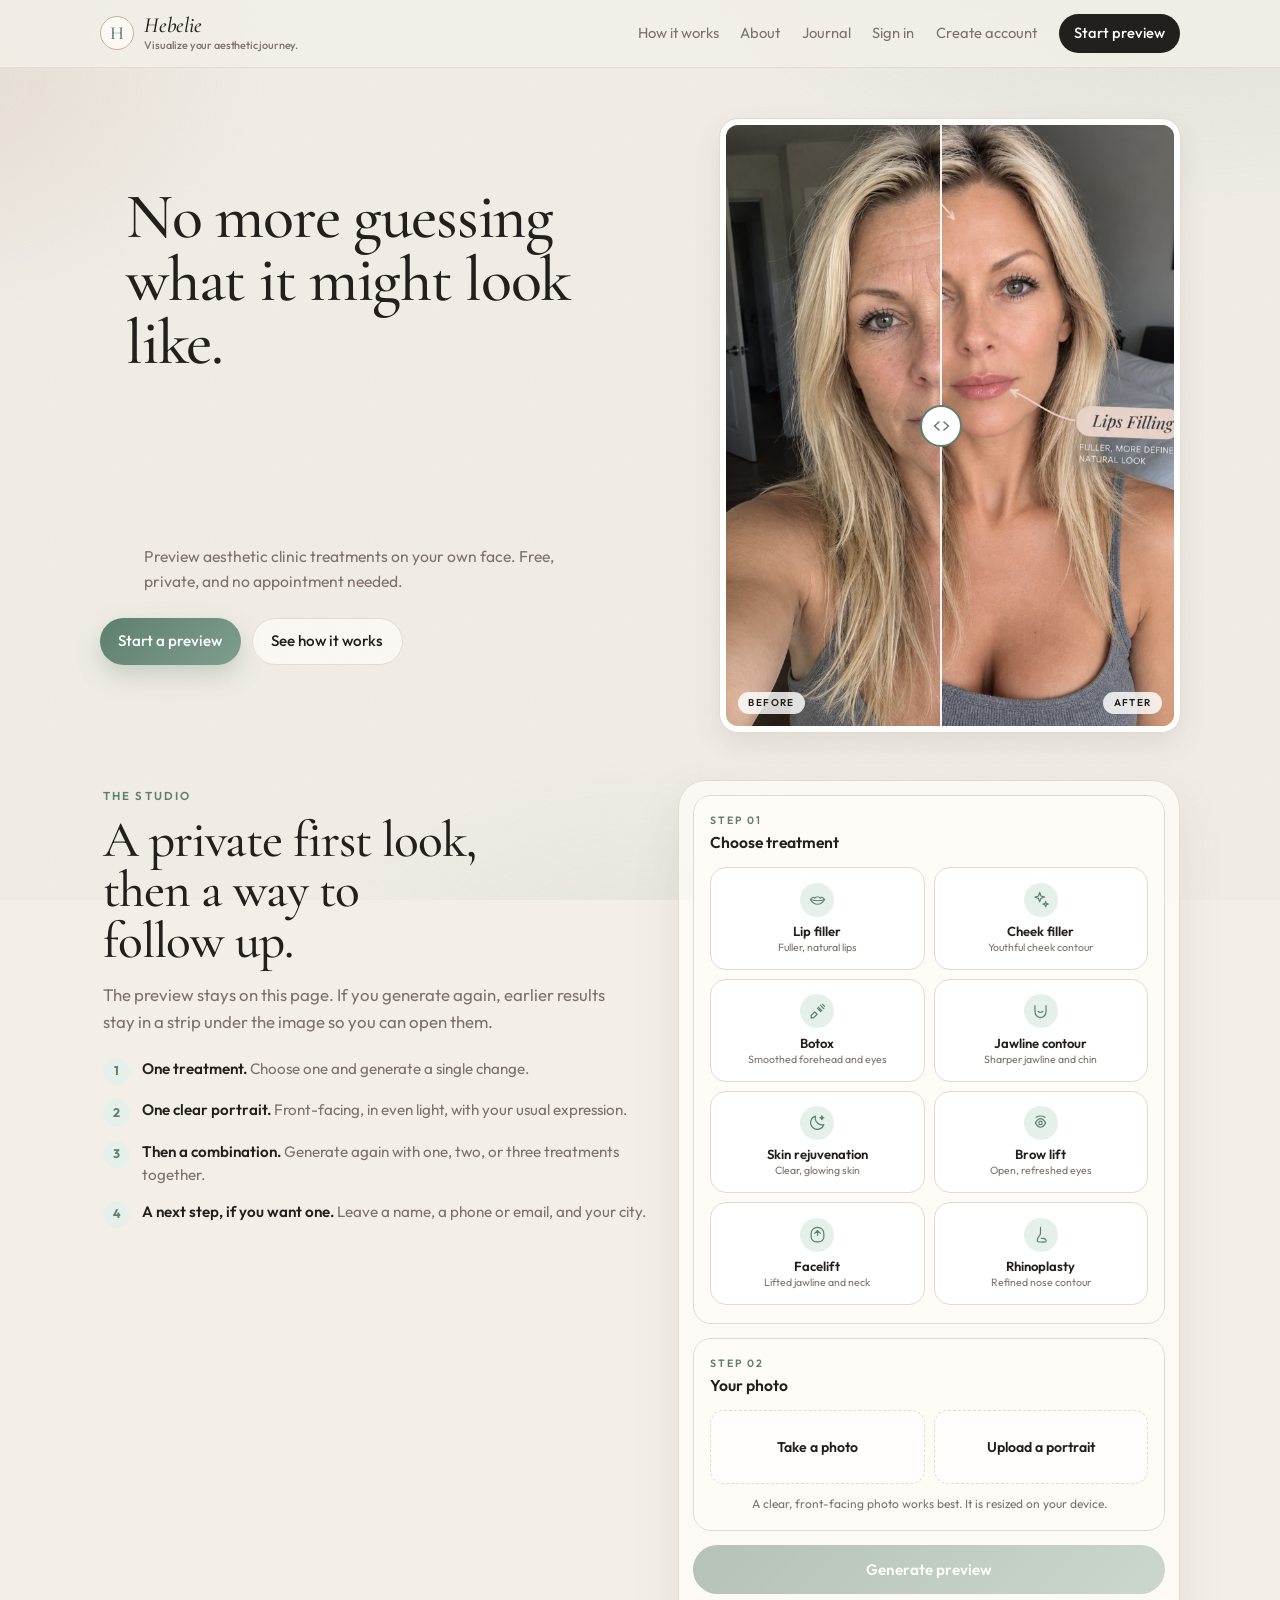
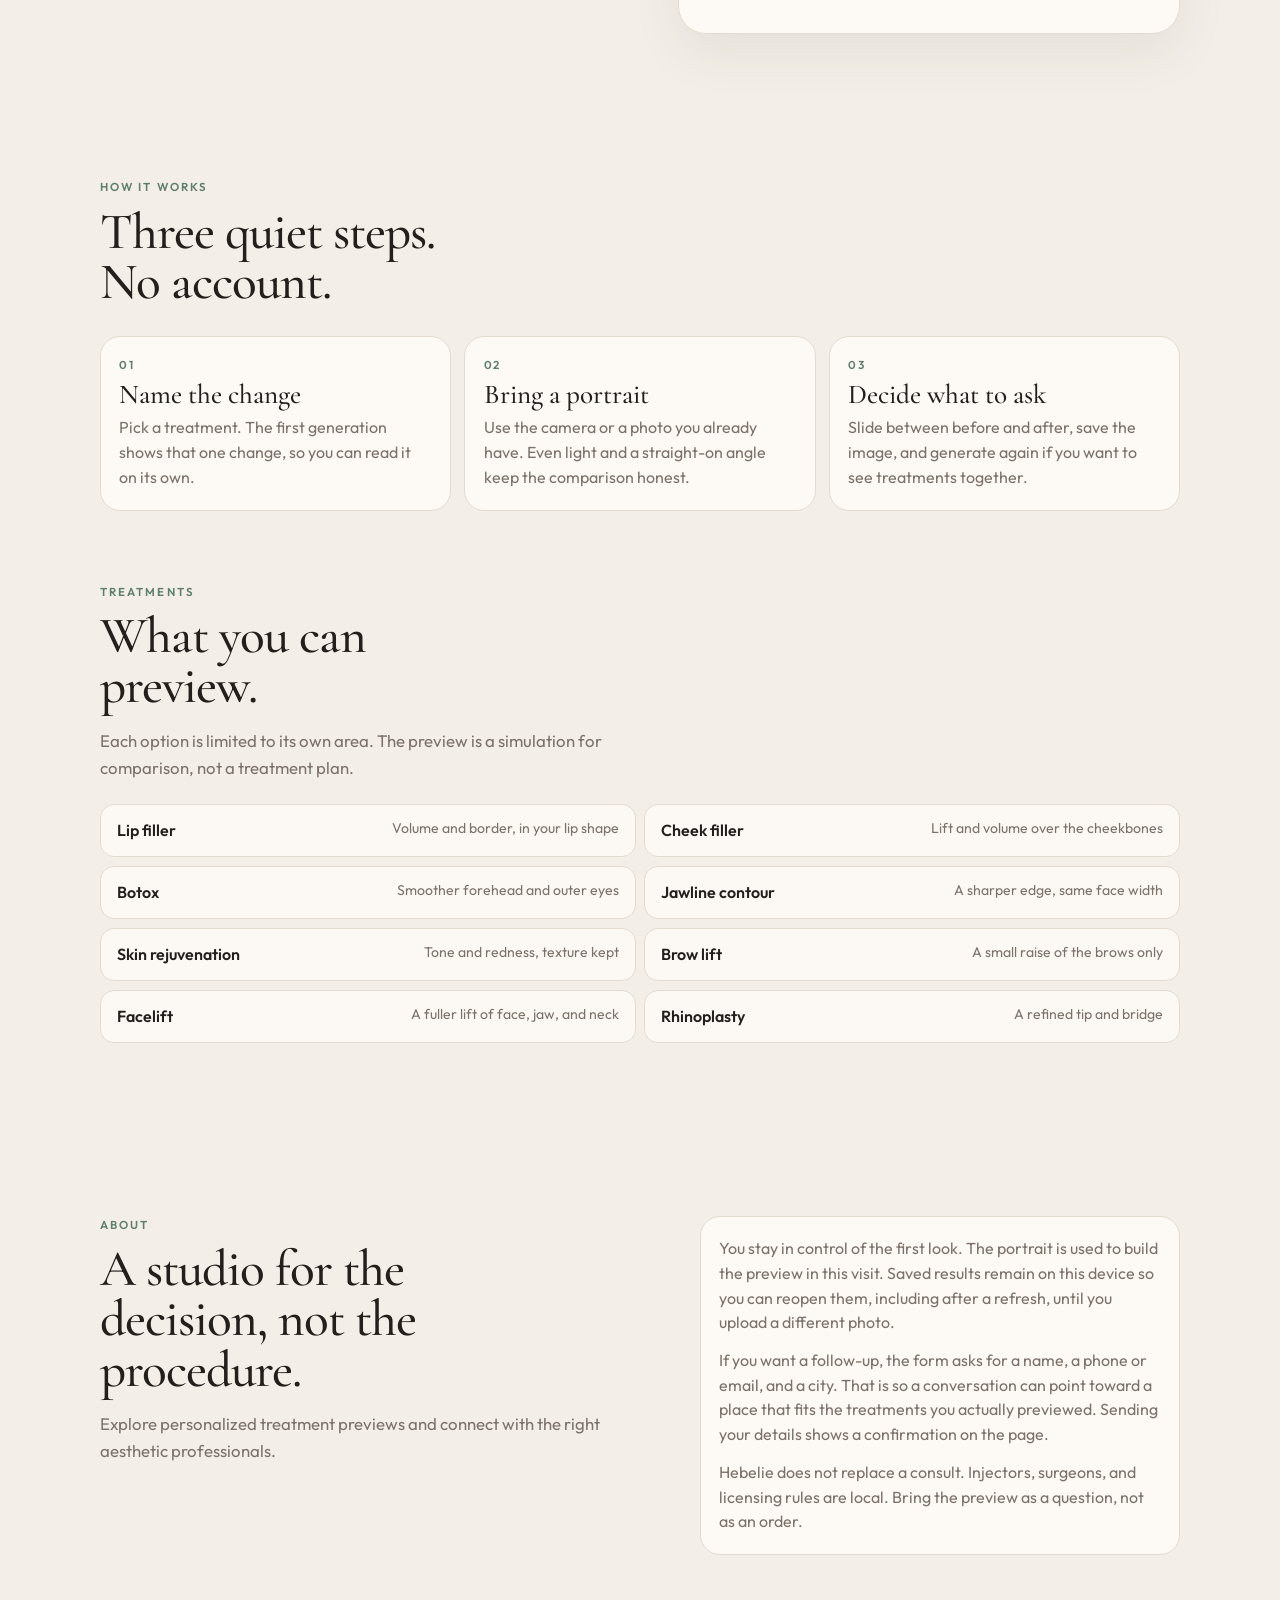
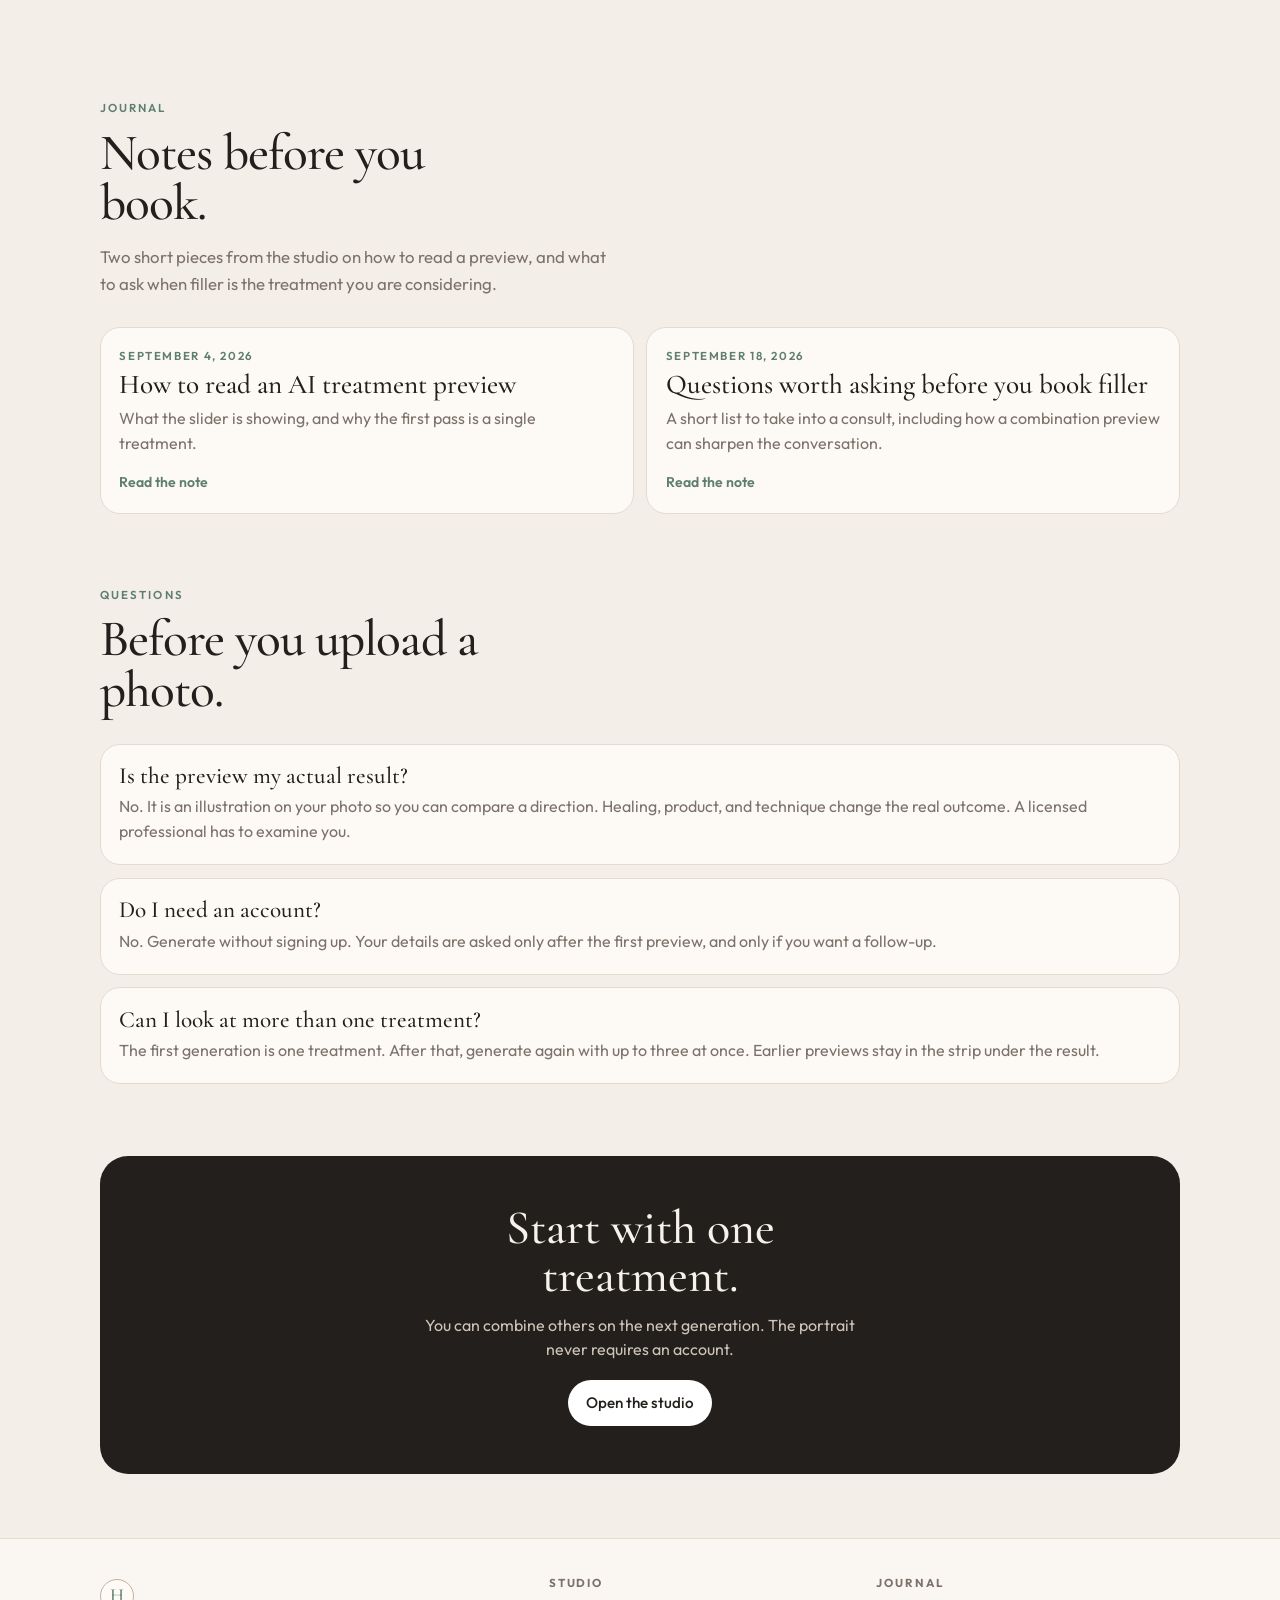
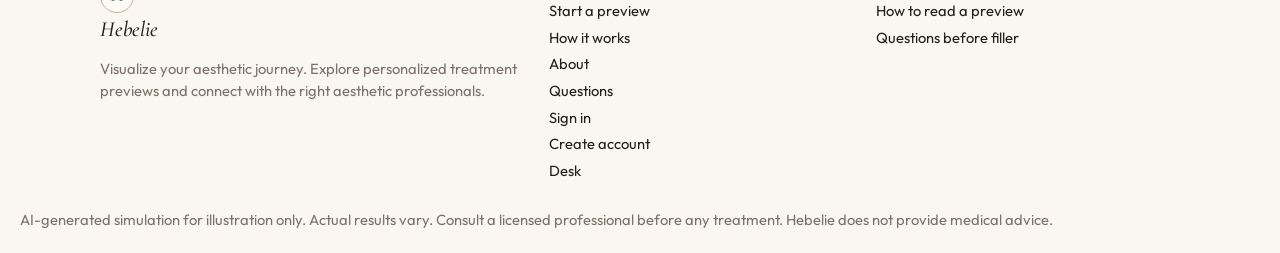
<file: index.html>
<!DOCTYPE html>
<html lang="en">
<head>
<meta charset="UTF-8">
<meta name="viewport" content="width=device-width, initial-scale=1.0">
<title>Hebelie — Visualize your aesthetic journey</title>
<meta name="description" content="Explore personalized treatment previews and connect with the right aesthetic professionals.">
<meta name="robots" content="index, follow">
<meta name="author" content="Hebelie">
<meta name="theme-color" content="#f3efe8">
<link rel="canonical" href="./">
<meta property="og:site_name" content="Hebelie">
<meta property="og:type" content="website">
<meta property="og:title" content="Hebelie — Visualize your aesthetic journey">
<meta property="og:description" content="Preview aesthetic clinic treatments on your own face. Free, private, and no appointment needed.">
<meta property="og:locale" content="en_US">
<meta name="twitter:card" content="summary">
<meta name="twitter:title" content="Hebelie — Visualize your aesthetic journey">
<meta name="twitter:description" content="Preview aesthetic clinic treatments on your own face. Free, private, and no appointment needed.">
<link rel="icon" href="data:image/svg+xml,%3Csvg xmlns='http://www.w3.org/2000/svg' viewBox='0 0 64 64'%3E%3Crect width='64' height='64' rx='32' fill='%23f3efe8'/%3E%3Ctext x='32' y='42' text-anchor='middle' font-family='Georgia' font-size='34' fill='%235e7e6e'%3EH%3C/text%3E%3C/svg%3E">
<link rel="preconnect" href="https://fonts.googleapis.com">
<link rel="preconnect" href="https://fonts.gstatic.com" crossorigin>
<link href="https://fonts.googleapis.com/css2?family=Cormorant+Garamond:ital,wght@0,500;0,600;1,500&family=Outfit:wght@400;500;600&display=swap" rel="stylesheet">
<link rel="preload" as="image" href="images/hero-before.jpg">
<link rel="preload" as="image" href="images/hero-after.jpg">
<link rel="stylesheet" href="styles.css">
<script type="application/ld+json">
{
  "@context": "https://schema.org",
  "@graph": [
    {
      "@type": "Organization",
      "name": "Hebelie",
      "description": "Explore personalized treatment previews and connect with the right aesthetic professionals.",
      "slogan": "Visualize your aesthetic journey."
    },
    {
      "@type": "WebSite",
      "name": "Hebelie",
      "description": "Preview aesthetic clinic treatments on your own face. Free, private, and no appointment needed.",
      "inLanguage": "en"
    },
    {
      "@type": "SoftwareApplication",
      "name": "Hebelie",
      "applicationCategory": "HealthApplication",
      "operatingSystem": "Web",
      "description": "Explore personalized treatment previews and connect with the right aesthetic professionals.",
      "offers": {
        "@type": "Offer",
        "price": "0",
        "priceCurrency": "USD"
      }
    },
    {
      "@type": "FAQPage",
      "mainEntity": [
        {
          "@type": "Question",
          "name": "Is the preview my actual result?",
          "acceptedAnswer": {
            "@type": "Answer",
            "text": "No. It is an AI illustration on your photo so you can compare a direction. A licensed professional still has to examine you, and real results vary."
          }
        },
        {
          "@type": "Question",
          "name": "Do I need an account?",
          "acceptedAnswer": {
            "@type": "Answer",
            "text": "No. You can generate a preview without creating an account. Contact details are optional and only asked after the first preview."
          }
        },
        {
          "@type": "Question",
          "name": "Can I preview more than one treatment?",
          "acceptedAnswer": {
            "@type": "Answer",
            "text": "The first preview is a single treatment. After that, you can generate again with one, two, or three treatments at once. Earlier previews stay available during the visit."
          }
        }
      ]
    }
  ]
}
</script>
</head>
<body>
<a class="skip" href="#treatmentCard">Skip to the preview studio</a>
<div class="bg-wash" aria-hidden="true"></div>
<div class="grain" aria-hidden="true"></div>

<header class="topbar">
  <div class="topbar-inner">
    <a class="brand" href="./#top"><span class="monogram" aria-hidden="true">H</span><span class="brand-text"><em>Hebelie</em><span class="brand-slogan">Visualize your aesthetic journey.</span></span></a>
    <input class="nav-toggle" type="checkbox" id="navToggle" tabindex="-1">
    <label class="nav-burger" for="navToggle" aria-label="Open menu"><span></span></label>
    <nav class="nav-links" aria-label="Primary">
      <a href="#method">How it works</a>
      <a href="#about">About</a>
      <a href="#journal">Journal</a>
      <a href="login/">Sign in</a>
      <a href="signup/">Create account</a>
      <a class="nav-cta" href="#treatmentCard">Start preview</a>
    </nav>
  </div>
</header>

<main id="top">
  <section class="hero">
    <div class="wrap hero-grid">
      <h1 class="hero-title">No more guessing what it might look like.</h1>
      <div class="frame hero-slider" id="heroSlider">
        <img id="heroBefore" src="images/hero-before.jpg" alt="Before: a front-facing portrait with no treatment" width="1400" height="2200">
        <img id="heroAfter" class="is-after" src="images/hero-after.jpg" alt="After: the same portrait with a smoother face and fuller lips" width="1400" height="1866">
        <div class="frame-divider" id="heroDivider" aria-hidden="true"></div>
        <button type="button" class="frame-handle" id="heroHandle" aria-label="Slide to compare before and after" aria-valuemin="0" aria-valuemax="100" aria-valuenow="48">
          <svg width="7" height="10" viewBox="0 0 7 10" fill="none" stroke="currentColor" stroke-width="1.6" stroke-linecap="round" stroke-linejoin="round" aria-hidden="true"><path d="M6 1 1.5 5 6 9"/></svg>
          <svg width="7" height="10" viewBox="0 0 7 10" fill="none" stroke="currentColor" stroke-width="1.6" stroke-linecap="round" stroke-linejoin="round" aria-hidden="true"><path d="m1 1 4.5 4L1 9"/></svg>
        </button>
        <span class="frame-badge left" id="heroBeforeBadge">Before</span>
        <span class="frame-badge right" id="heroAfterBadge">After</span>
      </div>
      <div class="hero-copy">
        <p class="lede">Preview aesthetic clinic treatments on your own face. Free, private, and no appointment needed.</p>
        <div class="hero-actions">
          <a class="btn-primary" href="#treatmentCard">Start a preview</a>
          <a class="btn-ghost" href="#method">See how it works</a>
        </div>
      </div>
    </div>
  </section>

  <section class="section studio" id="studio">
    <div class="wrap studio-grid">
      <aside class="studio-aside">
        <p class="kicker">The studio</p>
        <h2>A private first look, then a way to follow up.</h2>
        <p class="lede">The preview stays on this page. If you generate again, earlier results stay in a strip under the image so you can open them.</p>
        <ol class="studio-steps">
          <li><b>1</b><p><strong>One treatment.</strong> Choose one and generate a single change.</p></li>
          <li><b>2</b><p><strong>One clear portrait.</strong> Front-facing, in even light, with your usual expression.</p></li>
          <li><b>3</b><p><strong>Then a combination.</strong> Generate again with one, two, or three treatments together.</p></li>
          <li><b>4</b><p><strong>A next step, if you want one.</strong> Leave a name, a phone or email, and your city.</p></li>
        </ol>
      </aside>

      <div class="tool">
        <section class="card" id="treatmentCard">
          <div class="card-head">
            <p class="step-label"><span>Step 01</span><span id="treatmentTitle">Choose treatment</span></p>
            <button type="button" id="treatmentNext" class="btn-next" hidden>Next</button>
          </div>
          <div class="treatments" id="treatments"></div>
          <p id="multiHint" class="multi-hint" hidden>You can generate a new preview with up to 3 treatments at once.</p>
          <p id="selectionCount" class="selection-count" hidden></p>
        </section>

        <section class="card" id="photoCard">
          <p class="step-label"><span>Step 02</span>Your photo</p>
          <div class="photo-actions">
            <label class="photo-btn">Take a photo
              <input type="file" id="cameraInput" accept="image/*" capture="user">
            </label>
            <label class="photo-btn">Upload a portrait
              <input type="file" id="uploadInput" accept="image/*">
            </label>
          </div>
          <p class="photo-note">A clear, front-facing photo works best. It is resized on your device.</p>
          <img id="preview" class="photo-preview" alt="Your uploaded portrait">
        </section>

        <button id="generateBtn" class="btn-generate" disabled>Generate preview</button>
        <p id="status" class="status" role="status"></p>

        <section class="card" id="resultWrap" hidden>
          <p class="step-label"><span>Result</span>Your preview</p>
          <div class="frame" id="sliderWrap">
            <img id="beforeImg" alt="Before">
            <img id="afterImg" class="is-after" alt="After">
            <div class="frame-divider" aria-hidden="true"></div>
            <button type="button" class="frame-handle" id="sliderHandle" aria-label="Slide to compare before and after">
              <svg width="7" height="10" viewBox="0 0 7 10" fill="none" stroke="currentColor" stroke-width="1.6" stroke-linecap="round" stroke-linejoin="round" aria-hidden="true"><path d="M6 1 1.5 5 6 9"/></svg>
              <svg width="7" height="10" viewBox="0 0 7 10" fill="none" stroke="currentColor" stroke-width="1.6" stroke-linecap="round" stroke-linejoin="round" aria-hidden="true"><path d="m1 1 4.5 4L1 9"/></svg>
            </button>
            <span class="frame-badge left" id="beforeBadge">Before</span>
            <span class="frame-badge right" id="afterBadge">After</span>
          </div>
          <button id="downloadBtn" class="btn-save">Save result</button>
          <div id="previewCache" class="preview-cache" hidden>
            <p class="cache-label">Your previews</p>
            <div id="cacheList" class="cache-list" role="list"></div>
          </div>
          <p id="comboNote" class="combo-note">You can generate a new preview with up to 3 treatments at once.</p>
          <button id="againBtn" type="button" class="btn-again">Generate again</button>
        </section>

        <section class="lead-card" id="leadWrap" hidden>
          <p class="step-label"><span>Next</span>Get the best deal</p>
          <p class="lead-copy">Share your details and we’ll reach out with the best place to get the best deal.</p>
          <form id="leadForm">
            <label class="field">Name
              <input name="name" type="text" autocomplete="name" required>
            </label>
            <label class="field">Phone
              <input name="phone" type="tel" autocomplete="tel" inputmode="tel">
            </label>
            <label class="field">Email
              <input name="email" type="email" autocomplete="email">
            </label>
            <label class="field">City or ZIP
              <input name="city" type="text" autocomplete="address-level2" required>
            </label>
            <label class="consent">
              <input name="consent" type="checkbox" required>
              <span>You can contact me about this preview.</span>
            </label>
            <p id="leadError" class="lead-error" hidden></p>
            <button type="submit" class="btn-generate">Send info</button>
          </form>
          <div id="infoSent" class="info-sent" hidden role="status">Info sent</div>
        </section>
      </div>
    </div>
  </section>

  <section class="section" id="method">
    <div class="wrap">
      <p class="kicker">How it works</p>
      <h2>Three quiet steps. No account.</h2>
      <div class="method-grid">
        <article class="method-card">
          <span>01</span>
          <h3>Name the change</h3>
          <p>Pick a treatment. The first generation shows that one change, so you can read it on its own.</p>
        </article>
        <article class="method-card">
          <span>02</span>
          <h3>Bring a portrait</h3>
          <p>Use the camera or a photo you already have. Even light and a straight-on angle keep the comparison honest.</p>
        </article>
        <article class="method-card">
          <span>03</span>
          <h3>Decide what to ask</h3>
          <p>Slide between before and after, save the image, and generate again if you want to see treatments together.</p>
        </article>
      </div>
    </div>
  </section>

  <section class="section" id="treatments" style="padding-top:0">
    <div class="wrap">
      <p class="kicker">Treatments</p>
      <h2>What you can preview.</h2>
      <p class="lede">Each option is limited to its own area. The preview is a simulation for comparison, not a treatment plan.</p>
      <ul class="catalog">
        <li><strong>Lip filler</strong><span>Volume and border, in your lip shape</span></li>
        <li><strong>Cheek filler</strong><span>Lift and volume over the cheekbones</span></li>
        <li><strong>Botox</strong><span>Smoother forehead and outer eyes</span></li>
        <li><strong>Jawline contour</strong><span>A sharper edge, same face width</span></li>
        <li><strong>Skin rejuvenation</strong><span>Tone and redness, texture kept</span></li>
        <li><strong>Brow lift</strong><span>A small raise of the brows only</span></li>
        <li><strong>Facelift</strong><span>A fuller lift of face, jaw, and neck</span></li>
        <li><strong>Rhinoplasty</strong><span>A refined tip and bridge</span></li>
      </ul>
    </div>
  </section>

  <section class="section" id="about">
    <div class="wrap about-grid">
      <div>
        <p class="kicker">About</p>
        <h2>A studio for the decision, not the procedure.</h2>
        <p class="lede">Explore personalized treatment previews and connect with the right aesthetic professionals.</p>
      </div>
      <div class="about-panel">
        <p>You stay in control of the first look. The portrait is used to build the preview in this visit. Saved results remain on this device so you can reopen them, including after a refresh, until you upload a different photo.</p>
        <p style="margin-top:0.8rem">If you want a follow-up, the form asks for a name, a phone or email, and a city. That is so a conversation can point toward a place that fits the treatments you actually previewed. Sending your details shows a confirmation on the page.</p>
        <p style="margin-top:0.8rem">Hebelie does not replace a consult. Injectors, surgeons, and licensing rules are local. Bring the preview as a question, not as an order.</p>
      </div>
    </div>
  </section>

  <section class="section" id="journal">
    <div class="wrap">
      <p class="kicker">Journal</p>
      <h2>Notes before you book.</h2>
      <p class="lede">Two short pieces from the studio on how to read a preview, and what to ask when filler is the treatment you are considering.</p>
      <div class="post-grid">
        <a class="post-card" href="blog/how-to-read-an-ai-preview.html">
          <time datetime="2026-09-04">September 4, 2026</time>
          <h3>How to read an AI treatment preview</h3>
          <p>What the slider is showing, and why the first pass is a single treatment.</p>
          <span class="more">Read the note</span>
        </a>
        <a class="post-card" href="blog/questions-before-filler.html">
          <time datetime="2026-09-18">September 18, 2026</time>
          <h3>Questions worth asking before you book filler</h3>
          <p>A short list to take into a consult, including how a combination preview can sharpen the conversation.</p>
          <span class="more">Read the note</span>
        </a>
      </div>
    </div>
  </section>

  <section class="section" id="faq" style="padding-top:0">
    <div class="wrap">
      <p class="kicker">Questions</p>
      <h2>Before you upload a photo.</h2>
      <div class="faq-list">
        <article class="faq-item">
          <h3>Is the preview my actual result?</h3>
          <p>No. It is an illustration on your photo so you can compare a direction. Healing, product, and technique change the real outcome. A licensed professional has to examine you.</p>
        </article>
        <article class="faq-item">
          <h3>Do I need an account?</h3>
          <p>No. Generate without signing up. Your details are asked only after the first preview, and only if you want a follow-up.</p>
        </article>
        <article class="faq-item">
          <h3>Can I look at more than one treatment?</h3>
          <p>The first generation is one treatment. After that, generate again with up to three at once. Earlier previews stay in the strip under the result.</p>
        </article>
      </div>
    </div>
  </section>

  <section class="band">
    <h2>Start with one treatment.</h2>
    <p>You can combine others on the next generation. The portrait never requires an account.</p>
    <a class="btn-primary" href="#treatmentCard">Open the studio</a>
  </section>
</main>

<footer class="site-footer">
  <div class="footer-grid">
    <div>
      <a class="brand" href="./#top"><span class="monogram" aria-hidden="true">H</span><em>Hebelie</em></a>
      <p style="margin-top:0.8rem">Visualize your aesthetic journey. Explore personalized treatment previews and connect with the right aesthetic professionals.</p>
    </div>
    <div>
      <h2>Studio</h2>
      <a href="#treatmentCard">Start a preview</a>
      <a href="#method">How it works</a>
      <a href="#about">About</a>
      <a class="desktop-only" href="#faq">Questions</a>
      <a href="login/">Sign in</a>
      <a href="signup/">Create account</a>
      <a href="admin/">Desk</a>
    </div>
    <div>
      <h2>Journal</h2>
      <a href="blog/how-to-read-an-ai-preview.html">How to read a preview</a>
      <a href="blog/questions-before-filler.html">Questions before filler</a>
    </div>
  </div>
  <p class="legal">AI-generated simulation for illustration only. Actual results vary. Consult a licensed professional before any treatment. Hebelie does not provide medical advice.</p>
</footer>

<script src="site.js"></script>
<script src="prompts.js"></script>
<script src="app.js"></script>
</body>
</html>
</file>
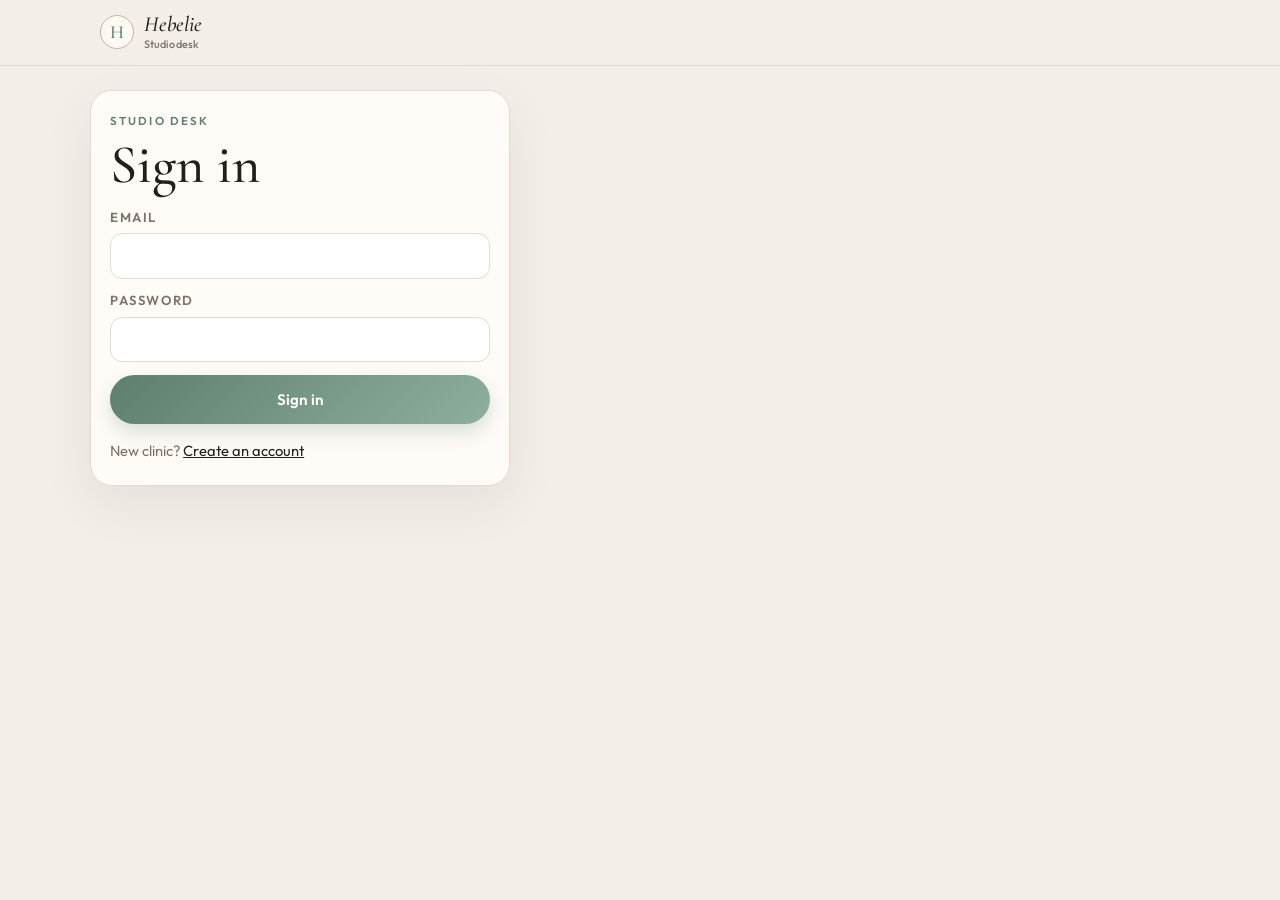
<file: login/index.html>
<!DOCTYPE html>
<html lang="en">
<head>
<meta charset="UTF-8">
<meta name="viewport" content="width=device-width, initial-scale=1.0">
<title>Sign in — Hebelie</title>
<meta name="robots" content="noindex">
<link rel="preconnect" href="https://fonts.googleapis.com">
<link rel="preconnect" href="https://fonts.gstatic.com" crossorigin>
<link href="https://fonts.googleapis.com/css2?family=Cormorant+Garamond:ital,wght@0,500;0,600;1,500&family=Outfit:wght@400;500;600&display=swap" rel="stylesheet">
<link rel="stylesheet" href="../styles.css">
<link rel="stylesheet" href="../admin/admin.css">
</head>
<body class="desk">
  <header class="topbar">
    <div class="topbar-inner">
      <a class="brand" href="../"><span class="monogram" aria-hidden="true">H</span><span class="brand-text"><em>Hebelie</em><span class="brand-slogan">Studio desk</span></span></a>
    </div>
  </header>
  <main class="desk-main">
    <form id="loginForm" class="desk-login">
      <p class="kicker">Studio desk</p>
      <h1>Sign in</h1>
      <label class="field">Email
        <input name="email" type="email" autocomplete="username" required>
      </label>
      <label class="field">Password
        <input name="password" type="password" autocomplete="current-password" required>
      </label>
      <p id="loginError" class="lead-error" hidden></p>
      <button class="btn-generate" type="submit">Sign in</button>
      <p class="auth-switch">New clinic? <a href="../signup/">Create an account</a></p>
    </form>
    <div id="loginOk" class="desk-login desk-success" hidden>
      <p class="kicker">Studio desk</p>
      <h1>Signed in</h1>
      <p id="loginOkText" class="lede"></p>
      <p id="loginOkMeta" class="desk-meta"></p>
      <p class="auth-switch"><a href="../admin/">Open the desk</a> or <a href="../signup/">create an account</a>.</p>
      <button type="button" id="signOutLocal" class="btn-ghost desk-signout">Sign out</button>
    </div>
  </main>
<script src="../site-root.js"></script>
<script src="login.js"></script>
</body>
</html>
</file>
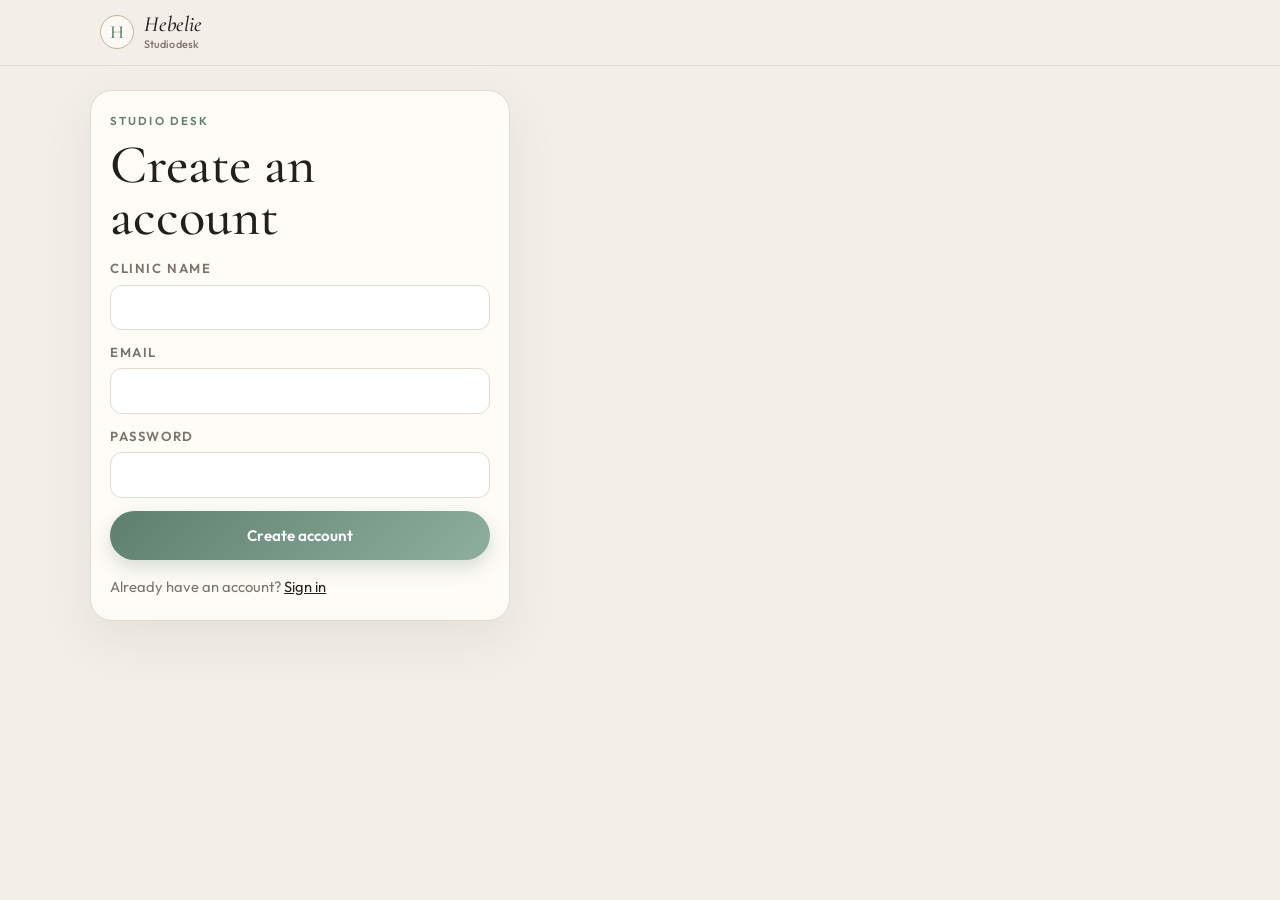
<file: signup/index.html>
<!DOCTYPE html>
<html lang="en">
<head>
<meta charset="UTF-8">
<meta name="viewport" content="width=device-width, initial-scale=1.0">
<title>Create an account — Hebelie</title>
<meta name="robots" content="noindex">
<link rel="preconnect" href="https://fonts.googleapis.com">
<link rel="preconnect" href="https://fonts.gstatic.com" crossorigin>
<link href="https://fonts.googleapis.com/css2?family=Cormorant+Garamond:ital,wght@0,500;0,600;1,500&family=Outfit:wght@400;500;600&display=swap" rel="stylesheet">
<link rel="stylesheet" href="../styles.css">
<link rel="stylesheet" href="../admin/admin.css">
</head>
<body class="desk">
  <header class="topbar">
    <div class="topbar-inner">
      <a class="brand" href="../"><span class="monogram" aria-hidden="true">H</span><span class="brand-text"><em>Hebelie</em><span class="brand-slogan">Studio desk</span></span></a>
    </div>
  </header>
  <main class="desk-main">
    <form id="signupForm" class="desk-login">
      <p class="kicker">Studio desk</p>
      <h1>Create an account</h1>
      <label class="field">Clinic name
        <input name="clinicName" type="text" autocomplete="organization" required>
      </label>
      <label class="field">Email
        <input name="email" type="email" autocomplete="username" required>
      </label>
      <label class="field">Password
        <input name="password" type="password" autocomplete="new-password" minlength="8" required>
      </label>
      <p id="signupError" class="lead-error" hidden></p>
      <button class="btn-generate" type="submit">Create account</button>
      <p class="auth-switch">Already have an account? <a href="../login/">Sign in</a></p>
    </form>
    <div id="signupOk" class="desk-login desk-success" hidden>
      <p class="kicker">Studio desk</p>
      <h1>Account ready</h1>
      <p id="signupOkText" class="lede"></p>
      <p class="auth-switch"><a href="../login/">Sign in</a> to open the desk.</p>
    </div>
  </main>
<script src="../site-root.js"></script>
<script src="signup.js"></script>
</body>
</html>
</file>
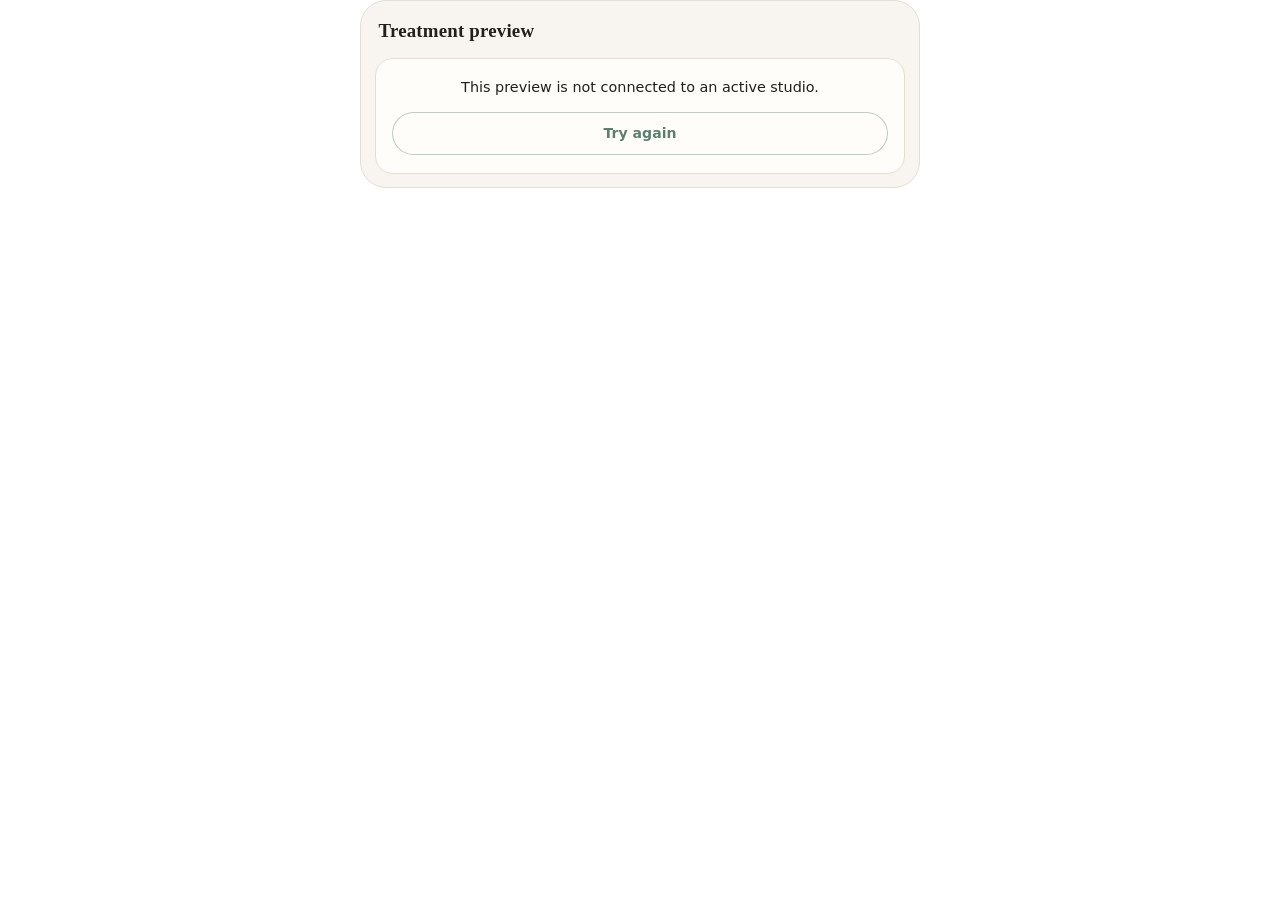
<file: widget/index.html>
<!DOCTYPE html>
<html lang="en">
<head>
<meta charset="UTF-8">
<meta name="viewport" content="width=device-width, initial-scale=1.0">
<meta name="robots" content="noindex, nofollow">
<meta name="color-scheme" content="light">
<title>Treatment preview</title>
<link rel="stylesheet" href="widget.css">
</head>
<body>
<div class="h-app" id="app" aria-busy="true">

  <header class="h-head" id="brandHead">
    <img id="brandLogo" class="h-logo" alt="" hidden>
    <div>
      <p class="h-eyebrow" id="brandName">Treatment preview</p>
      <p class="h-tagline" id="brandTagline" hidden></p>
    </div>
  </header>

  <p class="h-note" id="loading" role="status">Loading your preview studio…</p>

  <div class="h-fatal" id="fatal" role="alert" hidden>
    <p id="fatalText">This preview is unavailable right now.</p>
    <button type="button" class="h-btn h-btn-ghost" id="retryBtn">Try again</button>
  </div>

  <main class="h-studio" id="studio" hidden>

    <section class="h-card">
      <div class="h-card-head">
        <p class="h-step"><span>Step 01</span><span id="treatmentTitle">Choose treatment</span></p>
        <button type="button" class="h-next" id="treatmentNext" hidden>Next</button>
      </div>
      <div class="h-treatments" id="treatments" role="group" aria-label="Treatments"></div>
      <p class="h-hint" id="multiHint" hidden>You can generate a new preview with up to 3 treatments at once.</p>
      <p class="h-count" id="selectionCount" hidden></p>
    </section>

    <section class="h-card">
      <p class="h-step"><span>Step 02</span>Your photo</p>
      <div class="h-photo-actions">
        <label class="h-photo-btn">Take a photo
          <input type="file" id="cameraInput" accept="image/*" capture="user">
        </label>
        <label class="h-photo-btn">Upload a portrait
          <input type="file" id="uploadInput" accept="image/*">
        </label>
      </div>
      <p class="h-photo-note">A clear, front-facing photo works best. It is resized on your device.</p>
      <img class="h-photo-preview" id="preview" alt="Your uploaded portrait">
    </section>

    <button type="button" class="h-btn" id="generateBtn" disabled>Generate preview</button>
    <p class="h-status" id="status" role="status"></p>

    <section class="h-card" id="resultWrap" hidden>
      <p class="h-step"><span>Result</span>Your preview</p>
      <div class="h-frame" id="sliderWrap">
        <img id="beforeImg" alt="Before">
        <img id="afterImg" class="h-after" alt="After">
        <div class="h-divider" aria-hidden="true"></div>
        <button type="button" class="h-handle" id="sliderHandle" aria-label="Slide to compare before and after" aria-valuemin="0" aria-valuemax="100" aria-valuenow="48" role="slider">
          <svg width="7" height="10" viewBox="0 0 7 10" fill="none" stroke="currentColor" stroke-width="1.6" stroke-linecap="round" stroke-linejoin="round" aria-hidden="true"><path d="M6 1 1.5 5 6 9"/></svg>
          <svg width="7" height="10" viewBox="0 0 7 10" fill="none" stroke="currentColor" stroke-width="1.6" stroke-linecap="round" stroke-linejoin="round" aria-hidden="true"><path d="m1 1 4.5 4L1 9"/></svg>
        </button>
        <span class="h-badge left" id="beforeBadge">Before</span>
        <span class="h-badge right" id="afterBadge">After</span>
      </div>
      <button type="button" class="h-btn h-save" id="downloadBtn">Save result</button>
      <div class="h-cache" id="previewCache" hidden>
        <p class="h-cache-label">Your previews</p>
        <div class="h-cache-list" id="cacheList" role="list"></div>
      </div>
      <button type="button" class="h-btn h-again" id="againBtn">Generate again</button>
    </section>

    <section class="h-card" id="leadWrap" hidden>
      <p class="h-step"><span>Next</span>Keep this look</p>
      <p class="h-lead-copy" id="leadCopy">Share your details and the studio will follow up about what you previewed.</p>
      <form class="h-form" id="leadForm" novalidate>
        <label class="h-field">Name
          <input name="name" type="text" autocomplete="name" required>
        </label>
        <label class="h-field">Phone
          <input name="phone" type="tel" autocomplete="tel" inputmode="tel">
        </label>
        <label class="h-field">Email
          <input name="email" type="email" autocomplete="email">
        </label>
        <label class="h-field">City or ZIP
          <input name="city" type="text" autocomplete="address-level2" required>
        </label>
        <label class="h-consent">
          <input name="consent" type="checkbox" required>
          <span id="consentText">You can contact me about this preview.</span>
        </label>
        <p class="h-lead-error" id="leadError" hidden></p>
        <button type="submit" class="h-btn">Send my details</button>
      </form>
      <div class="h-sent" id="infoSent" role="status" hidden>
        <p>Thank you — the studio has your details.</p>
        <a class="h-btn" id="bookingLink" href="#" target="_blank" rel="noopener" hidden>Book a consultation</a>
        <button type="button" class="h-btn h-btn-ghost" id="closeBtn">Done</button>
      </div>
    </section>

    <p class="h-legal">AI simulation for illustration only. Actual results vary. A licensed professional must examine you before any treatment.</p>
  </main>
</div>
<script src="widget.js"></script>
</body>
</html>
</file>
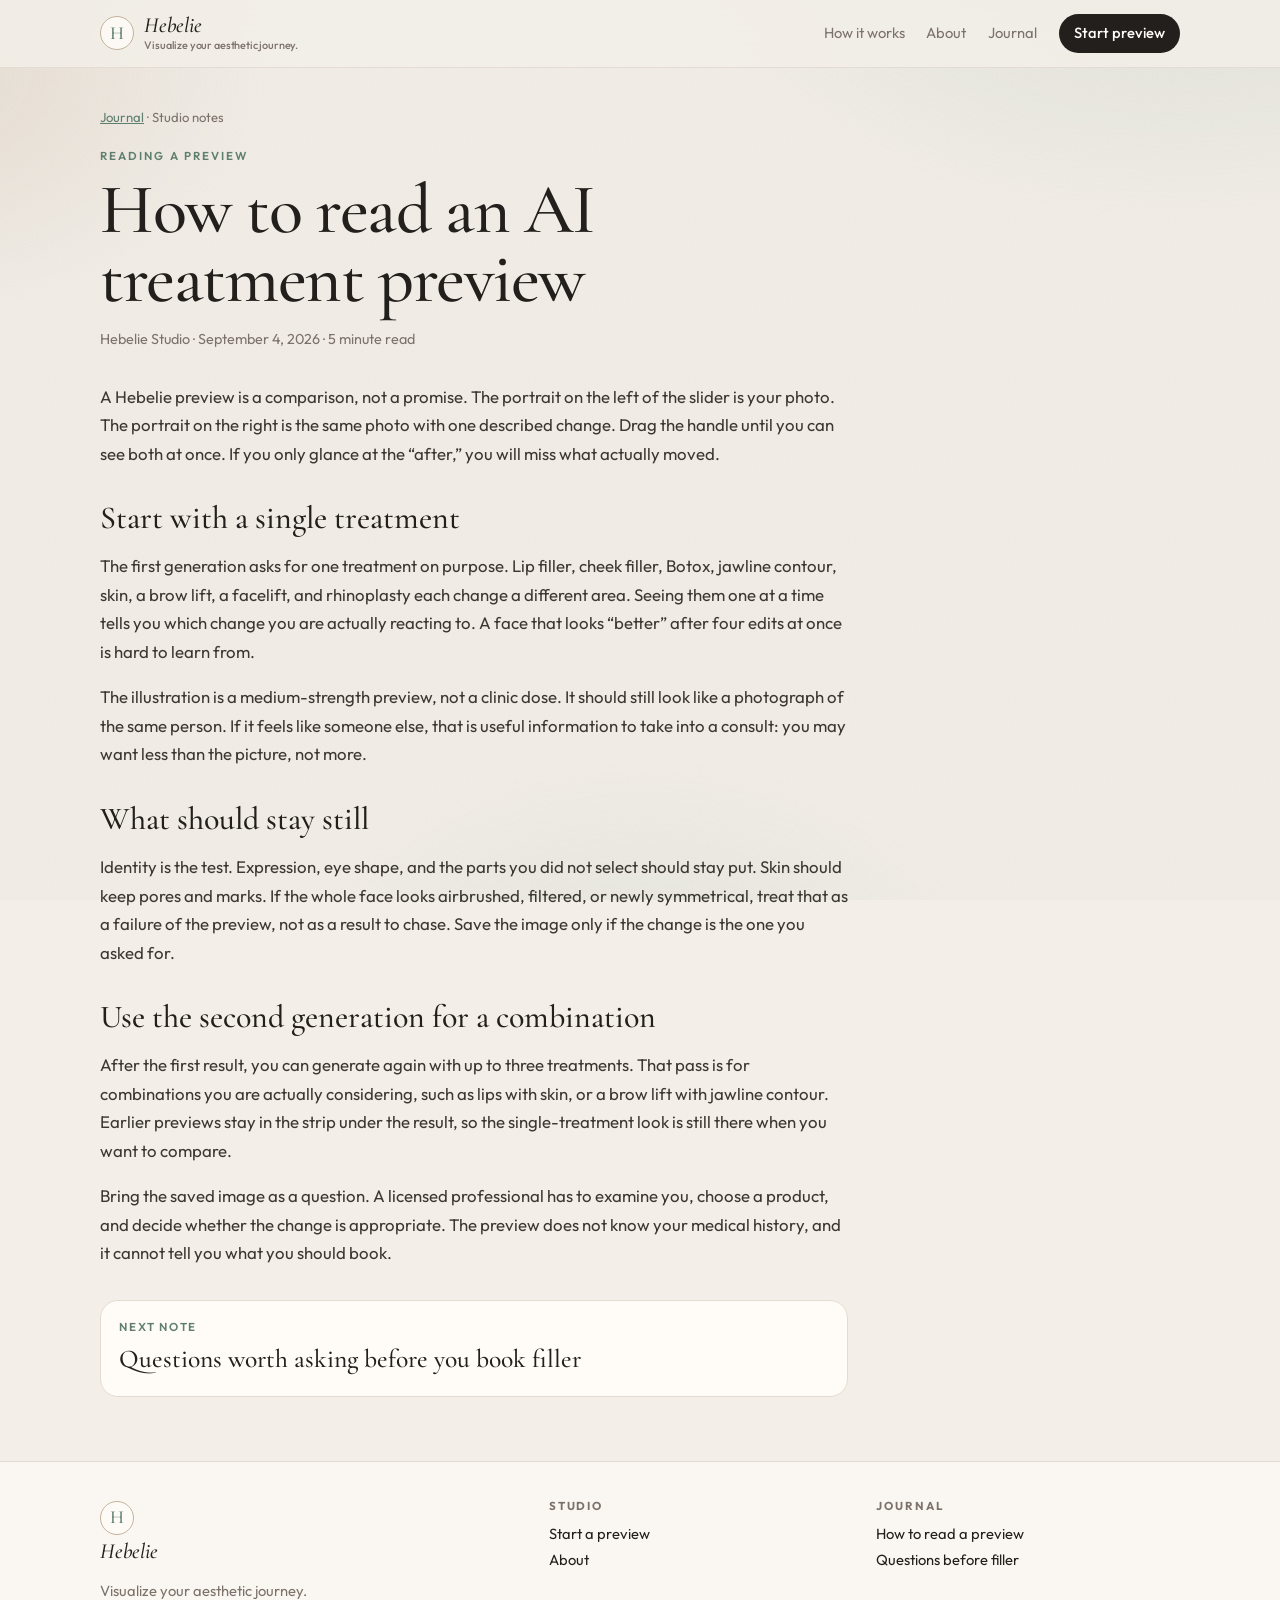
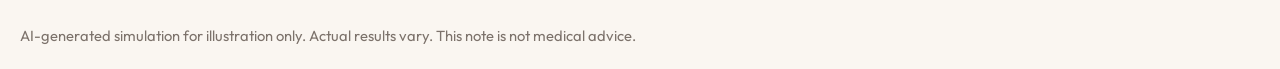
<file: blog/how-to-read-an-ai-preview.html>
<!DOCTYPE html>
<html lang="en">
<head>
<meta charset="UTF-8">
<meta name="viewport" content="width=device-width, initial-scale=1.0">
<title>How to read an AI treatment preview — Hebelie Journal</title>
<meta name="description" content="How to use a Hebelie before-and-after: what the slider shows, and why the first preview is one treatment.">
<meta name="robots" content="index, follow">
<meta name="author" content="Hebelie">
<meta name="theme-color" content="#f3efe8">
<link rel="canonical" href="./how-to-read-an-ai-preview.html">
<meta property="og:site_name" content="Hebelie">
<meta property="og:type" content="article">
<meta property="og:title" content="How to read an AI treatment preview">
<meta property="og:description" content="What the slider is showing, and how to use a single treatment before you combine any.">
<meta property="article:published_time" content="2026-09-04">
<meta name="twitter:card" content="summary">
<meta name="twitter:title" content="How to read an AI treatment preview">
<meta name="twitter:description" content="A short guide to reading a Hebelie before-and-after.">
<link rel="icon" href="data:image/svg+xml,%3Csvg xmlns='http://www.w3.org/2000/svg' viewBox='0 0 64 64'%3E%3Crect width='64' height='64' rx='32' fill='%23f3efe8'/%3E%3Ctext x='32' y='42' text-anchor='middle' font-family='Georgia' font-size='34' fill='%235e7e6e'%3EH%3C/text%3E%3C/svg%3E">
<link rel="preconnect" href="https://fonts.googleapis.com">
<link rel="preconnect" href="https://fonts.gstatic.com" crossorigin>
<link href="https://fonts.googleapis.com/css2?family=Cormorant+Garamond:ital,wght@0,500;0,600;1,500&family=Outfit:wght@400;500;600&display=swap" rel="stylesheet">
<link rel="stylesheet" href="../styles.css">
<script type="application/ld+json">
{
  "@context": "https://schema.org",
  "@type": "BlogPosting",
  "headline": "How to read an AI treatment preview",
  "datePublished": "2026-09-04",
  "dateModified": "2026-09-04",
  "inLanguage": "en",
  "description": "What the slider shows, and why the first preview is one treatment.",
  "author": { "@type": "Organization", "name": "Hebelie" },
  "publisher": { "@type": "Organization", "name": "Hebelie" },
  "articleSection": "Journal"
}
</script>
</head>
<body>
<a class="skip" href="#article">Skip to the article</a>
<div class="bg-wash" aria-hidden="true"></div>
<div class="grain" aria-hidden="true"></div>

<header class="topbar">
  <div class="topbar-inner">
    <a class="brand" href="../index.html"><span class="monogram" aria-hidden="true">H</span><span class="brand-text"><em>Hebelie</em><span class="brand-slogan">Visualize your aesthetic journey.</span></span></a>
    <input class="nav-toggle" type="checkbox" id="navToggle" tabindex="-1">
    <label class="nav-burger" for="navToggle" aria-label="Open menu"><span></span></label>
    <nav class="nav-links" aria-label="Primary">
      <a href="../index.html#method">How it works</a>
      <a href="../index.html#about">About</a>
      <a href="../index.html#journal">Journal</a>
      <a class="nav-cta" href="../index.html#treatmentCard">Start preview</a>
    </nav>
  </div>
</header>

<main class="article" id="article">
  <article class="wrap">
    <p class="crumbs"><a href="../index.html#journal">Journal</a> · Studio notes</p>
    <header class="article-head">
      <p class="kicker">Reading a preview</p>
      <h1>How to read an AI treatment preview</h1>
      <p class="article-meta">Hebelie Studio · <time datetime="2026-09-04">September 4, 2026</time> · 5 minute read</p>
    </header>
    <div class="prose">
      <p>A Hebelie preview is a comparison, not a promise. The portrait on the left of the slider is your photo. The portrait on the right is the same photo with one described change. Drag the handle until you can see both at once. If you only glance at the “after,” you will miss what actually moved.</p>
      <h2>Start with a single treatment</h2>
      <p>The first generation asks for one treatment on purpose. Lip filler, cheek filler, Botox, jawline contour, skin, a brow lift, a facelift, and rhinoplasty each change a different area. Seeing them one at a time tells you which change you are actually reacting to. A face that looks “better” after four edits at once is hard to learn from.</p>
      <p>The illustration is a medium-strength preview, not a clinic dose. It should still look like a photograph of the same person. If it feels like someone else, that is useful information to take into a consult: you may want less than the picture, not more.</p>
      <h2>What should stay still</h2>
      <p>Identity is the test. Expression, eye shape, and the parts you did not select should stay put. Skin should keep pores and marks. If the whole face looks airbrushed, filtered, or newly symmetrical, treat that as a failure of the preview, not as a result to chase. Save the image only if the change is the one you asked for.</p>
      <h2>Use the second generation for a combination</h2>
      <p>After the first result, you can generate again with up to three treatments. That pass is for combinations you are actually considering, such as lips with skin, or a brow lift with jawline contour. Earlier previews stay in the strip under the result, so the single-treatment look is still there when you want to compare.</p>
      <p>Bring the saved image as a question. A licensed professional has to examine you, choose a product, and decide whether the change is appropriate. The preview does not know your medical history, and it cannot tell you what you should book.</p>
    </div>
    <a class="next-read" href="questions-before-filler.html">
      <span>Next note</span>
      <strong>Questions worth asking before you book filler</strong>
    </a>
  </article>
</main>

<footer class="site-footer">
  <div class="footer-grid">
    <div>
      <a class="brand" href="../index.html"><span class="monogram" aria-hidden="true">H</span><em>Hebelie</em></a>
      <p style="margin-top:0.8rem">Visualize your aesthetic journey.</p>
    </div>
    <div>
      <h2>Studio</h2>
      <a href="../index.html#treatmentCard">Start a preview</a>
      <a href="../index.html#about">About</a>
    </div>
    <div>
      <h2>Journal</h2>
      <a href="how-to-read-an-ai-preview.html">How to read a preview</a>
      <a href="questions-before-filler.html">Questions before filler</a>
    </div>
  </div>
  <p class="legal">AI-generated simulation for illustration only. Actual results vary. This note is not medical advice.</p>
</footer>
<script src="../site.js"></script>
</body>
</html>
</file>
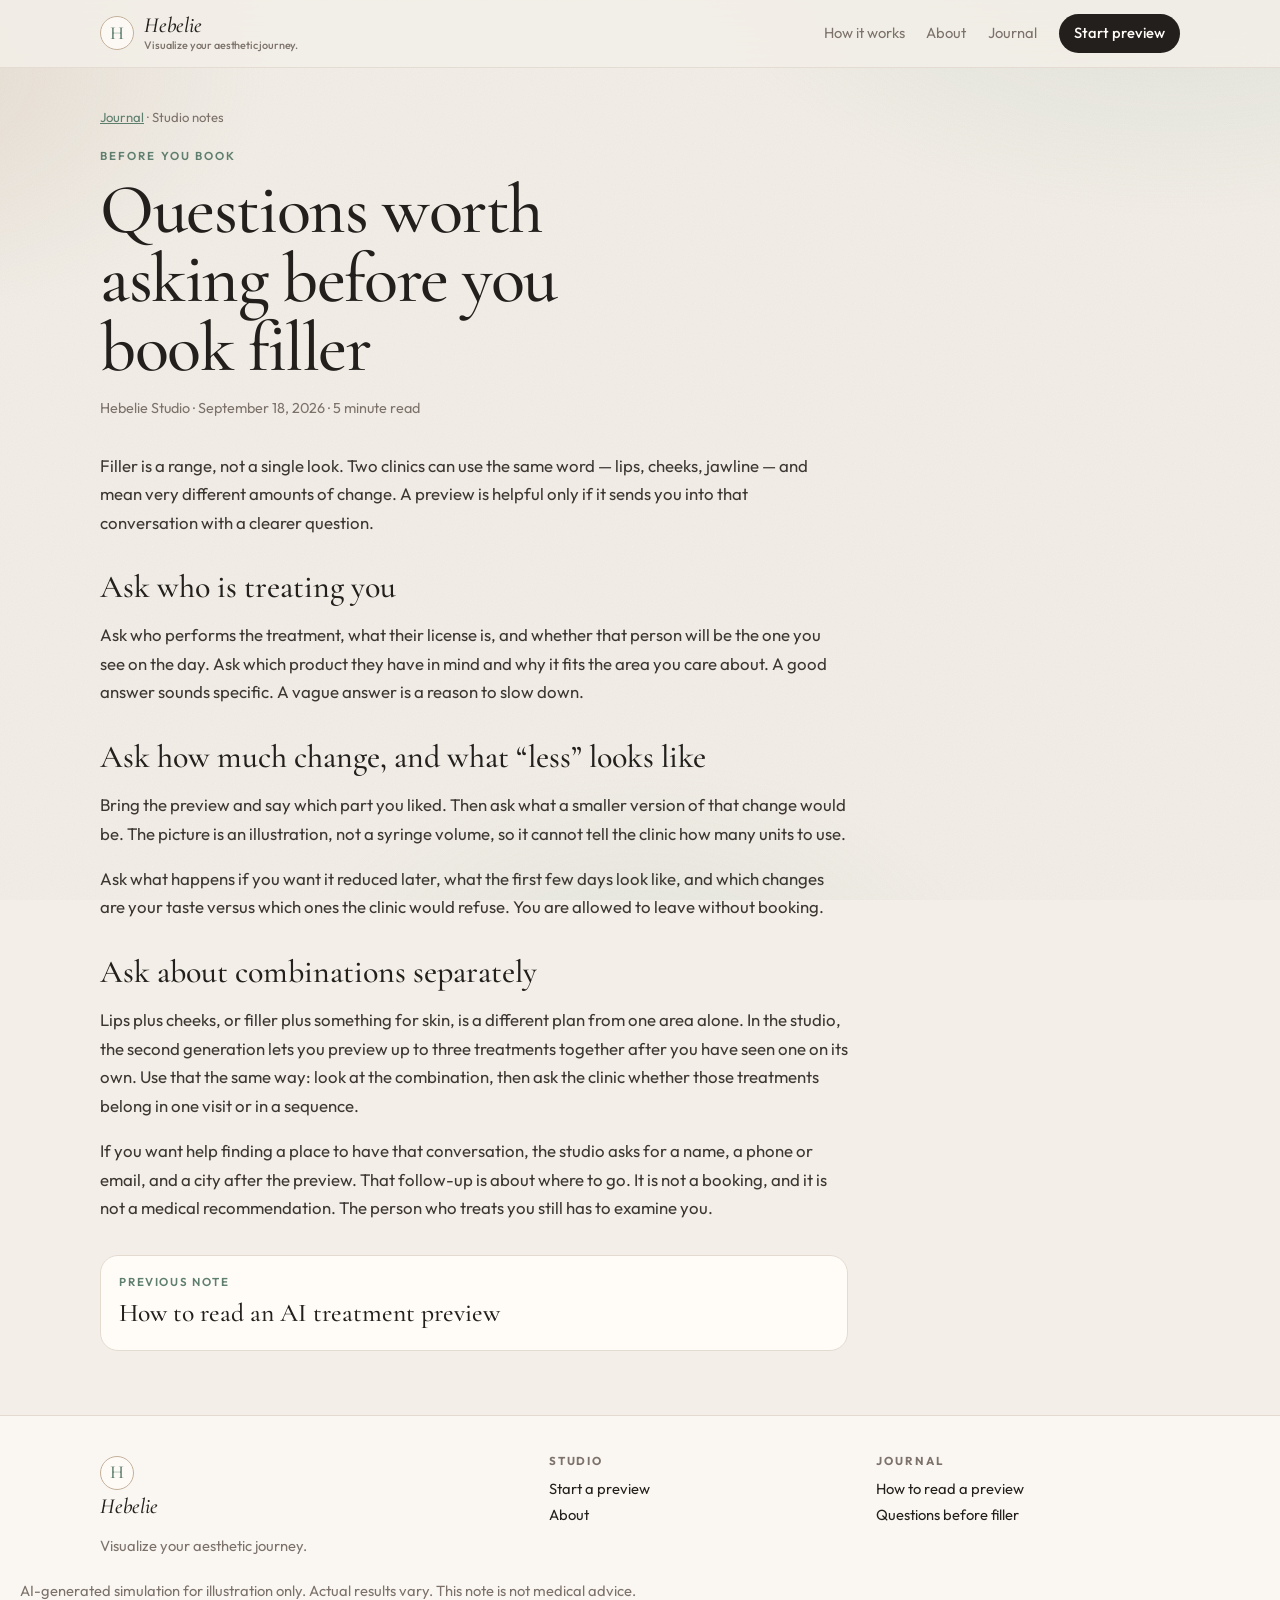
<file: blog/questions-before-filler.html>
<!DOCTYPE html>
<html lang="en">
<head>
<meta charset="UTF-8">
<meta name="viewport" content="width=device-width, initial-scale=1.0">
<title>Questions worth asking before you book filler — Hebelie Journal</title>
<meta name="description" content="Questions to take into a filler consult: who treats you, how much change, what product, and how a combination preview can help you ask.">
<meta name="robots" content="index, follow">
<meta name="author" content="Hebelie">
<meta name="theme-color" content="#f3efe8">
<link rel="canonical" href="./questions-before-filler.html">
<meta property="og:site_name" content="Hebelie">
<meta property="og:type" content="article">
<meta property="og:title" content="Questions worth asking before you book filler">
<meta property="og:description" content="A short list for a filler consult, and how to use a preview without treating it as an order.">
<meta property="article:published_time" content="2026-09-18">
<meta name="twitter:card" content="summary">
<meta name="twitter:title" content="Questions worth asking before you book filler">
<meta name="twitter:description" content="What to ask in a filler consult after you have seen a preview.">
<link rel="icon" href="data:image/svg+xml,%3Csvg xmlns='http://www.w3.org/2000/svg' viewBox='0 0 64 64'%3E%3Crect width='64' height='64' rx='32' fill='%23f3efe8'/%3E%3Ctext x='32' y='42' text-anchor='middle' font-family='Georgia' font-size='34' fill='%235e7e6e'%3EH%3C/text%3E%3C/svg%3E">
<link rel="preconnect" href="https://fonts.googleapis.com">
<link rel="preconnect" href="https://fonts.gstatic.com" crossorigin>
<link href="https://fonts.googleapis.com/css2?family=Cormorant+Garamond:ital,wght@0,500;0,600;1,500&family=Outfit:wght@400;500;600&display=swap" rel="stylesheet">
<link rel="stylesheet" href="../styles.css">
<script type="application/ld+json">
{
  "@context": "https://schema.org",
  "@type": "BlogPosting",
  "headline": "Questions worth asking before you book filler",
  "datePublished": "2026-09-18",
  "dateModified": "2026-09-18",
  "inLanguage": "en",
  "description": "Questions to take into a filler consult, and how a preview can sharpen them.",
  "author": { "@type": "Organization", "name": "Hebelie" },
  "publisher": { "@type": "Organization", "name": "Hebelie" },
  "articleSection": "Journal"
}
</script>
</head>
<body>
<a class="skip" href="#article">Skip to the article</a>
<div class="bg-wash" aria-hidden="true"></div>
<div class="grain" aria-hidden="true"></div>

<header class="topbar">
  <div class="topbar-inner">
    <a class="brand" href="../index.html"><span class="monogram" aria-hidden="true">H</span><span class="brand-text"><em>Hebelie</em><span class="brand-slogan">Visualize your aesthetic journey.</span></span></a>
    <input class="nav-toggle" type="checkbox" id="navToggle" tabindex="-1">
    <label class="nav-burger" for="navToggle" aria-label="Open menu"><span></span></label>
    <nav class="nav-links" aria-label="Primary">
      <a href="../index.html#method">How it works</a>
      <a href="../index.html#about">About</a>
      <a href="../index.html#journal">Journal</a>
      <a class="nav-cta" href="../index.html#treatmentCard">Start preview</a>
    </nav>
  </div>
</header>

<main class="article" id="article">
  <article class="wrap">
    <p class="crumbs"><a href="../index.html#journal">Journal</a> · Studio notes</p>
    <header class="article-head">
      <p class="kicker">Before you book</p>
      <h1>Questions worth asking before you book filler</h1>
      <p class="article-meta">Hebelie Studio · <time datetime="2026-09-18">September 18, 2026</time> · 5 minute read</p>
    </header>
    <div class="prose">
      <p>Filler is a range, not a single look. Two clinics can use the same word — lips, cheeks, jawline — and mean very different amounts of change. A preview is helpful only if it sends you into that conversation with a clearer question.</p>
      <h2>Ask who is treating you</h2>
      <p>Ask who performs the treatment, what their license is, and whether that person will be the one you see on the day. Ask which product they have in mind and why it fits the area you care about. A good answer sounds specific. A vague answer is a reason to slow down.</p>
      <h2>Ask how much change, and what “less” looks like</h2>
      <p>Bring the preview and say which part you liked. Then ask what a smaller version of that change would be. The picture is an illustration, not a syringe volume, so it cannot tell the clinic how many units to use.</p>
      <p>Ask what happens if you want it reduced later, what the first few days look like, and which changes are your taste versus which ones the clinic would refuse. You are allowed to leave without booking.</p>
      <h2>Ask about combinations separately</h2>
      <p>Lips plus cheeks, or filler plus something for skin, is a different plan from one area alone. In the studio, the second generation lets you preview up to three treatments together after you have seen one on its own. Use that the same way: look at the combination, then ask the clinic whether those treatments belong in one visit or in a sequence.</p>
      <p>If you want help finding a place to have that conversation, the studio asks for a name, a phone or email, and a city after the preview. That follow-up is about where to go. It is not a booking, and it is not a medical recommendation. The person who treats you still has to examine you.</p>
    </div>
    <a class="next-read" href="how-to-read-an-ai-preview.html">
      <span>Previous note</span>
      <strong>How to read an AI treatment preview</strong>
    </a>
  </article>
</main>

<footer class="site-footer">
  <div class="footer-grid">
    <div>
      <a class="brand" href="../index.html"><span class="monogram" aria-hidden="true">H</span><em>Hebelie</em></a>
      <p style="margin-top:0.8rem">Visualize your aesthetic journey.</p>
    </div>
    <div>
      <h2>Studio</h2>
      <a href="../index.html#treatmentCard">Start a preview</a>
      <a href="../index.html#about">About</a>
    </div>
    <div>
      <h2>Journal</h2>
      <a href="how-to-read-an-ai-preview.html">How to read a preview</a>
      <a href="questions-before-filler.html">Questions before filler</a>
    </div>
  </div>
  <p class="legal">AI-generated simulation for illustration only. Actual results vary. This note is not medical advice.</p>
</footer>
<script src="../site.js"></script>
</body>
</html>
</file>
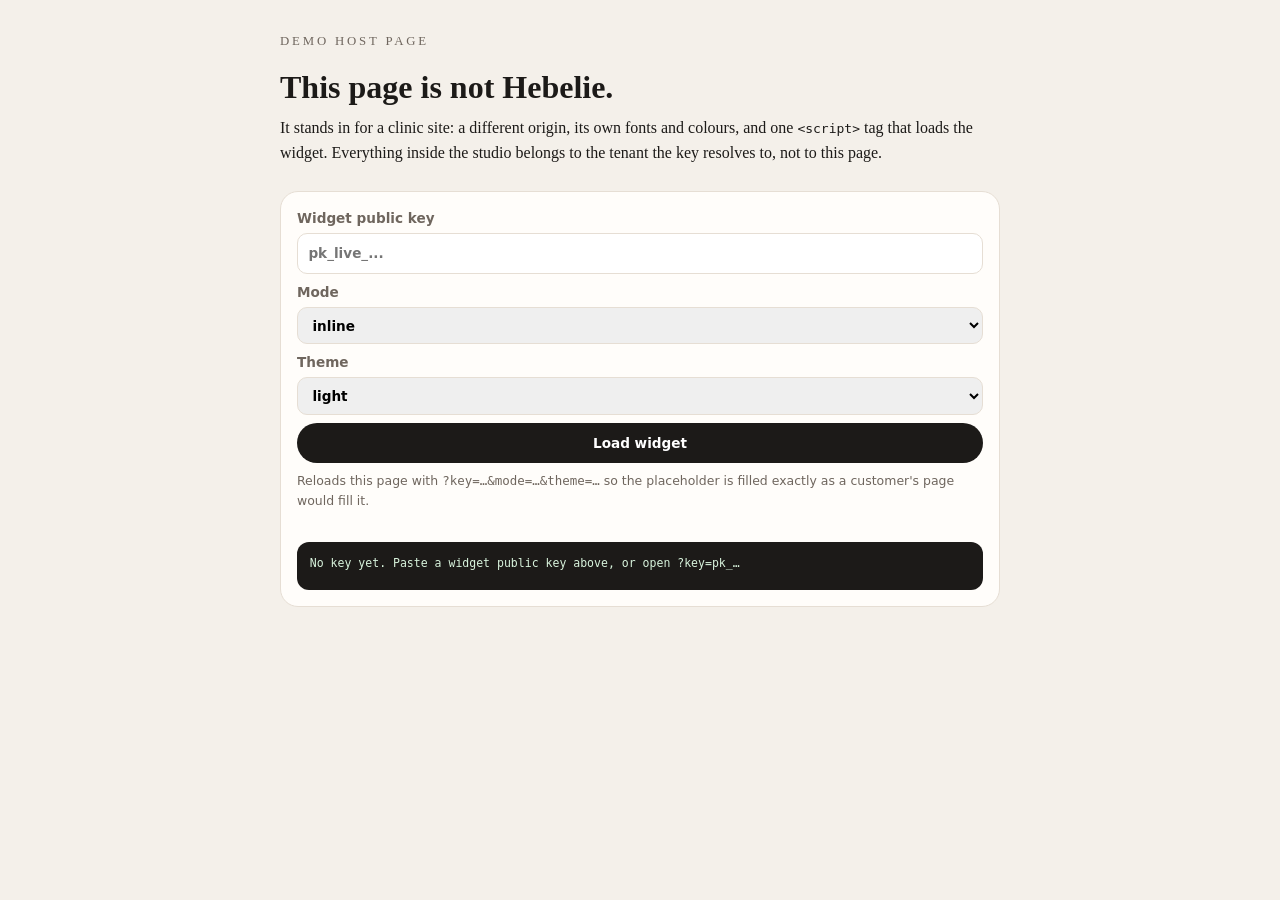
<file: widget/demo.html>
<!DOCTYPE html>
<html lang="en">
<head>
<meta charset="UTF-8">
<meta name="viewport" content="width=device-width, initial-scale=1.0">
<meta name="robots" content="noindex, nofollow">
<title>Widget demo — a host page that is not Hebelie</title>
<style>
  :root { --ink: #1c1a18; --muted: #6f665e; --line: #e6ded4; --bg: #f4f0ea; }
  * { box-sizing: border-box; }
  body {
    margin: 0;
    padding: 2rem 1rem 4rem;
    background: var(--bg);
    color: var(--ink);
    font-family: Georgia, "Times New Roman", serif;
    line-height: 1.55;
  }
  .wrap { width: 100%; max-width: 720px; margin: 0 auto; }
  .brand { font-size: 0.8rem; letter-spacing: 0.22em; text-transform: uppercase; color: var(--muted); }
  h1 { margin: 0.4rem 0 0.6rem; font-size: 2rem; line-height: 1.2; }
  p { margin: 0 0 1rem; }
  .slot { margin: 1.6rem 0; }
  .card { padding: 1rem; border: 1px solid var(--line); border-radius: 18px; background: #fffdfa; }
  form { display: grid; gap: 0.5rem; font-family: system-ui, Arial, sans-serif; font-size: 0.85rem; }
  label { display: grid; gap: 0.25rem; color: var(--muted); font-weight: 600; }
  input { padding: 0.55rem 0.65rem; border: 1px solid var(--line); border-radius: 10px; font: inherit; }
  button { padding: 0.6rem 0.9rem; border: 0; border-radius: 999px; background: #1c1a18; color: #fff; font: inherit; font-weight: 600; cursor: pointer; }
  #log { margin: 1rem 0 0; padding: 0.8rem; min-height: 3rem; border-radius: 12px; background: #1c1a18; color: #d8f3dc; font-family: ui-monospace, Consolas, monospace; font-size: 0.72rem; white-space: pre-wrap; }
  .hint { font-family: system-ui, Arial, sans-serif; font-size: 0.78rem; color: var(--muted); }
</style>
</head>
<body>
<div class="wrap">
  <p class="brand">Demo host page</p>
  <h1>This page is not Hebelie.</h1>
  <p>It stands in for a clinic site: a different origin, its own fonts and colours, and one
    <code>&lt;script&gt;</code> tag that loads the widget. Everything inside the studio belongs
    to the tenant the key resolves to, not to this page.</p>

  <section class="slot" id="widget-slot"></section>

  <section class="card">
    <form id="keyForm">
      <label>Widget public key
        <input id="keyInput" name="key" type="text" placeholder="pk_live_..." autocomplete="off" spellcheck="false">
      </label>
      <label>Mode
        <select name="mode" style="padding:0.55rem 0.65rem;border:1px solid #e6ded4;border-radius:10px;font:inherit">
          <option value="inline">inline</option>
          <option value="floating">floating</option>
        </select>
      </label>
      <label>Theme
        <select name="theme" style="padding:0.55rem 0.65rem;border:1px solid #e6ded4;border-radius:10px;font:inherit">
          <option value="light">light</option>
          <option value="dark">dark</option>
          <option value="auto">auto</option>
        </select>
      </label>
      <button type="submit">Load widget</button>
      <p class="hint">Reloads this page with <code>?key=…&amp;mode=…&amp;theme=…</code> so the
        placeholder is filled exactly as a customer's page would fill it.</p>
    </form>
    <pre id="log" aria-live="polite"></pre>
  </section>
</div>

<script>
  "use strict";

  const params = new URLSearchParams(location.search);
  const key = (params.get("key") || "").trim();
  const mode = params.get("mode") === "floating" ? "floating" : "inline";
  const theme = params.get("theme") === "dark" || params.get("theme") === "auto"
    ? params.get("theme")
    : "light";
  const logEl = document.getElementById("log");
  const input = document.getElementById("keyInput");

  function log(line) {
    logEl.textContent = (logEl.textContent ? logEl.textContent + "\n" : "") + line;
    if (logEl.textContent.length > 4000) logEl.textContent = logEl.textContent.slice(-4000);
  }

  if (key) {
    input.value = key;
    document.querySelector("select[name=mode]").value = mode;
    document.querySelector("select[name=theme]").value = theme;

    /* The host page only touches its own DOM and listens for events. It never
       reaches into the frame. */
    ["ready", "preview", "lead", "error", "open", "close"].forEach((type) => {
      document.addEventListener("hebelie:" + type, (event) => {
        log("hebelie:" + type + " " + JSON.stringify(event.detail || {}));
      });
    });

    /* The customer-facing install: one placeholder and one loader tag. The div
       is the slot, so the widget appears exactly where the div sits. */
    const slot = document.getElementById("widget-slot");
    slot.setAttribute("data-hebelie-widget", key);
    slot.setAttribute("data-hebelie-mode", mode);
    slot.setAttribute("data-hebelie-theme", theme);

    const script = document.createElement("script");
    script.src = "embed.js";
    script.defer = true;
    document.body.appendChild(script);
    log("embed loaded for " + key.slice(0, 12) + "… (slot, " + mode + ", " + theme + ")");
  } else {
    log("No key yet. Paste a widget public key above, or open ?key=pk_…");
  }

  document.getElementById("keyForm").addEventListener("submit", (event) => {
    event.preventDefault();
    const next = new URLSearchParams();
    const value = input.value.trim();
    if (value) next.set("key", value);
    next.set("mode", document.querySelector("select[name=mode]").value);
    next.set("theme", document.querySelector("select[name=theme]").value);
    location.search = next.toString();
  });
</script>
</body>
</html>
</file>
<file: styles.css>
/* ==========================================================================
   Hebelie — styles.css
   Marketing site + treatment studio
   ========================================================================== */

:root {
  --bg:         #f3efe8;
  --bg-deep:    #e7e0d6;
  --paper:      #fffcf8;
  --ink:        #221f1c;
  --muted:      #7c726b;
  --sage:       #8eae9e;
  --sage-dark:  #5e7e6e;
  --sage-light: #e6f0ea;
  --champagne:  #c4b09a;
  --border:     #e3dad0;
  --shadow:     0 18px 50px rgba(64, 48, 36, 0.08);
  --radius:     22px;
  --max:        1120px;
  --font-serif: "Cormorant Garamond", Georgia, serif;
  --font-sans:  "Outfit", system-ui, sans-serif;
}

*, ::before, ::after { box-sizing: border-box; -webkit-tap-highlight-color: transparent; }

html { scroll-behavior: smooth; }

body {
  margin: 0;
  min-height: 100dvh;
  display: flex;
  flex-direction: column;
  background: var(--bg);
  color: var(--ink);
  font-family: var(--font-sans);
  font-size: 16px;
  line-height: 1.5;
  -webkit-font-smoothing: antialiased;
}

img { max-width: 100%; }

a { color: inherit; }

:focus-visible {
  outline: 2px solid var(--sage-dark);
  outline-offset: 3px;
}

.skip {
  position: absolute;
  left: 1rem;
  top: -4rem;
  z-index: 20;
  padding: 0.5rem 0.8rem;
  border-radius: 999px;
  background: var(--ink);
  color: var(--paper);
  text-decoration: none;
}

.skip:focus { top: 0.75rem; }

/* Ambient ----------------------------------------------------------------- */
.bg-wash {
  position: fixed;
  inset: 0;
  z-index: -2;
  pointer-events: none;
  background:
    radial-gradient(52rem 32rem at 92% -10%, rgba(143, 174, 159, 0.22), transparent 60%),
    radial-gradient(42rem 28rem at -8% 8%, rgba(196, 176, 154, 0.28), transparent 55%),
    radial-gradient(36rem 24rem at 50% 110%, rgba(143, 174, 159, 0.12), transparent 60%);
}

.grain {
  position: fixed;
  inset: 0;
  z-index: -1;
  pointer-events: none;
  opacity: 0.45;
  mix-blend-mode: multiply;
  background-image: url("data:image/svg+xml,%3Csvg xmlns='http://www.w3.org/2000/svg' width='160' height='160'%3E%3Cfilter id='n'%3E%3CfeTurbulence type='fractalNoise' baseFrequency='0.9' numOctaves='2'/%3E%3CfeColorMatrix values='0 0 0 0 0 0 0 0 0 0 0 0 0 0 0 0 0 0 0.045 0'/%3E%3C/filter%3E%3Crect width='100%25' height='100%25' filter='url(%23n)'/%3E%3C/svg%3E");
}

/* Nav --------------------------------------------------------------------- */
.topbar {
  position: sticky;
  top: 0;
  z-index: 10;
  border-bottom: 1px solid rgba(227, 218, 208, 0.9);
  background: rgba(243, 239, 232, 0.86);
  backdrop-filter: blur(16px);
}

.topbar-inner {
  position: relative;
  display: flex;
  align-items: center;
  gap: 1.25rem;
  max-width: var(--max);
  margin: 0 auto;
  padding: 0.85rem 1.25rem;
}

.brand {
  display: flex;
  align-items: center;
  gap: 0.65rem;
  margin-right: auto;
  text-decoration: none;
  font-weight: 500;
  letter-spacing: -0.01em;
}

.monogram {
  width: 34px;
  height: 34px;
  display: grid;
  place-items: center;
  border-radius: 50%;
  border: 1px solid var(--champagne);
  background: rgba(255, 252, 248, 0.8);
  font-family: var(--font-serif);
  font-size: 1.15rem;
  color: var(--sage-dark);
}

.brand-text {
  display: flex;
  flex-direction: column;
  align-items: flex-start;
  line-height: 1;
}

.brand em {
  font-family: var(--font-serif);
  font-style: italic;
  font-weight: 500;
  font-size: 1.35rem;
  letter-spacing: 0;
}

.brand-slogan {
  margin-top: 0.18rem;
  font-size: 0.68rem;
  font-weight: 500;
  line-height: 1.2;
  color: var(--muted);
}

.nav-toggle {
  position: absolute;
  width: 1px;
  height: 1px;
  opacity: 0;
  pointer-events: none;
}

.nav-burger {
  display: none;
  width: 42px;
  height: 42px;
  border: 1px solid var(--border);
  border-radius: 999px;
  background: var(--paper);
  place-items: center;
  gap: 5px;
  cursor: pointer;
}

.nav-burger span,
.nav-burger span::before,
.nav-burger span::after {
  display: block;
  width: 16px;
  height: 1.5px;
  border-radius: 2px;
  background: var(--ink);
  position: relative;
}

.nav-burger span::before,
.nav-burger span::after {
  content: "";
  position: absolute;
  left: 0;
}

.nav-burger span::before { top: -5px; }
.nav-burger span::after { top: 5px; }

.nav-links {
  display: flex;
  align-items: center;
  gap: 1.35rem;
}

.nav-links a {
  text-decoration: none;
  font-size: 0.92rem;
  color: var(--muted);
}

.nav-links a:hover { color: var(--ink); }

.nav-cta {
  padding: 0.55rem 0.95rem;
  border-radius: 999px;
  background: var(--ink);
  color: var(--paper) !important;
  font-weight: 500;
}

.nav-cta:hover { background: #12100e; }

/* Layout ------------------------------------------------------------------ */
.wrap {
  width: 100%;
  max-width: var(--max);
  margin: 0 auto;
  padding: 0 1.25rem;
}

.kicker {
  margin: 0 0 0.7rem;
  font-size: 0.72rem;
  font-weight: 600;
  letter-spacing: 0.18em;
  text-transform: uppercase;
  color: var(--sage-dark);
}

.section { padding: 4.5rem 0; }

.section h2,
.hero h1,
.article-head h1 {
  margin: 0;
  font-family: var(--font-serif);
  font-weight: 500;
  letter-spacing: -0.02em;
  line-height: 0.98;
}

.section h2 { font-size: clamp(2.1rem, 4vw, 3.3rem); max-width: 16ch; }

.lede {
  max-width: 46ch;
  margin: 1rem 0 0;
  color: var(--muted);
  font-size: 1.05rem;
  line-height: 1.6;
}

/* Hero -------------------------------------------------------------------- */
.hero { padding: 0.65rem 0 1.25rem; }

.hero-grid {
  display: flex;
  flex-direction: column;
  align-items: center;
  gap: 0.7rem;
  text-align: center;
}

.hero h1 {
  font-size: 1.7rem;
  line-height: 1.08;
  max-width: 18ch;
  margin-inline: auto;
}

.hero-copy { width: 100%; }

.hero .lede {
  margin: 0 auto;
  font-size: 0.98rem;
}

.hero-actions { justify-content: center; margin-top: 0.75rem; }

.hero h1 em {
  font-style: italic;
  color: var(--sage-dark);
}

.hero-actions {
  display: flex;
  flex-wrap: wrap;
  gap: 0.7rem;
  margin-top: 0.75rem;
}

.btn-primary,
.btn-ghost {
  display: inline-flex;
  align-items: center;
  justify-content: center;
  min-height: 46px;
  padding: 0.7rem 1.15rem;
  border-radius: 999px;
  text-decoration: none;
  font-weight: 500;
  font-size: 0.95rem;
}

.btn-primary {
  background: linear-gradient(135deg, var(--sage-dark), #7f9e8e);
  color: #fff;
  box-shadow: 0 10px 24px rgba(94, 126, 110, 0.28);
}

.btn-ghost {
  border: 1px solid var(--border);
  background: rgba(255, 252, 248, 0.7);
}

.frame.hero-slider {
  width: min(68%, 260px);
  margin: 0.15rem auto 0.2rem;
  aspect-ratio: 3 / 4;
  border-radius: 18px;
  border: 6px solid #fff;
}

.hero-slider img { object-position: center 16%; }

/* Studio ------------------------------------------------------------------ */
.studio {
  padding-top: 1.5rem;
}

.studio-grid {
  display: grid;
  gap: 1.5rem;
  align-items: start;
}

.studio-aside {
  display: none;
  padding: 0.4rem 0.2rem 0;
}

.studio-steps {
  margin: 1.4rem 0 0;
  padding: 0;
  list-style: none;
  display: grid;
  gap: 0.9rem;
}

.studio-steps li {
  display: grid;
  grid-template-columns: auto 1fr;
  gap: 0.75rem;
  align-items: start;
}

.studio-steps b {
  width: 1.7rem;
  height: 1.7rem;
  display: grid;
  place-items: center;
  border-radius: 50%;
  background: var(--sage-light);
  color: var(--sage-dark);
  font-size: 0.78rem;
}

.studio-steps p { margin: 0; color: var(--muted); font-size: 0.95rem; }
.studio-steps strong { color: var(--ink); font-weight: 580; }

.tool {
  width: 100%;
  max-width: 520px;
  margin: 0 auto;
  display: flex;
  flex-direction: column;
  gap: 0.9rem;
  padding: 0.85rem;
  border: 1px solid var(--border);
  border-radius: 28px;
  background: rgba(255, 252, 248, 0.78);
  box-shadow: var(--shadow);
}

.card,
.lead-card {
  padding: 1.05rem 1rem 1.1rem;
  border: 1px solid var(--border);
  border-radius: 18px;
  background: var(--paper);
}

.card-head {
  display: flex;
  align-items: flex-start;
  justify-content: space-between;
  gap: 0.75rem;
}

.step-label {
  margin: 0 0 0.8rem;
  font-size: 0.98rem;
  font-weight: 600;
}

.btn-next {
  flex: none;
  margin-top: 0.15rem;
  padding: 0.42rem 0.9rem;
  border: none;
  border-radius: 999px;
  background: var(--sage-dark);
  color: #fff;
  font-family: inherit;
  font-size: 0.78rem;
  font-weight: 600;
  cursor: pointer;
}

.step-label span:first-child {
  display: block;
  margin-bottom: 0.15rem;
  font-size: 0.66rem;
  font-weight: 600;
  letter-spacing: 0.18em;
  text-transform: uppercase;
  color: var(--sage-dark);
}

.photo-actions {
  display: grid;
  grid-template-columns: 1fr 1fr;
  gap: 0.55rem;
}

.photo-btn {
  position: relative;
  display: flex;
  align-items: center;
  justify-content: center;
  min-height: 74px;
  padding: 0.8rem;
  border: 1px dashed var(--border);
  border-radius: 14px;
  background: rgba(255, 255, 255, 0.7);
  text-align: center;
  font-size: 0.88rem;
  font-weight: 600;
  cursor: pointer;
}

.photo-btn input {
  position: absolute;
  width: 1px;
  height: 1px;
  opacity: 0;
}

.photo-btn:hover,
.photo-btn:focus-within {
  border-color: var(--sage);
  background: var(--sage-light);
}

.photo-note {
  margin: 0.65rem 0 0;
  text-align: center;
  font-size: 0.75rem;
  color: var(--muted);
}

.photo-preview {
  display: none;
  width: 100%;
  max-height: 280px;
  margin-top: 0.8rem;
  object-fit: cover;
  border: 1px solid var(--border);
  border-radius: 14px;
}

.treatments {
  display: grid;
  grid-template-columns: 1fr 1fr;
  gap: 0.55rem;
}

.treatment {
  position: relative;
  padding: 0.9rem 0.55rem;
  text-align: center;
  cursor: pointer;
  border: 1px solid var(--border);
  border-radius: 16px;
  background: #fff;
  font-family: inherit;
  color: inherit;
  transition: transform 0.18s cubic-bezier(0.34, 1.4, 0.64, 1), border-color 0.18s, background 0.18s;
}

.treatment:hover { transform: translateY(-2px); border-color: var(--sage); }
.treatment:active { transform: scale(0.98); }

.treatment.selected {
  border-color: var(--sage-dark);
  background: var(--sage-light);
  box-shadow: inset 0 0 0 1px var(--sage-dark);
}

.treatment .t-icon {
  display: grid;
  place-items: center;
  width: 34px;
  height: 34px;
  margin: 0 auto 0.4rem;
  border-radius: 50%;
  background: var(--sage-light);
  color: var(--sage-dark);
}

.treatment.selected .t-icon { background: var(--sage-dark); color: #fff; }
.treatment .name { display: block; font-size: 0.82rem; font-weight: 600; }
.treatment .desc { display: block; margin-top: 0.12rem; font-size: 0.66rem; color: var(--muted); line-height: 1.3; }

.treatment .check {
  position: absolute;
  top: 7px;
  right: 7px;
  display: grid;
  place-items: center;
  width: 16px;
  height: 16px;
  border-radius: 50%;
  background: var(--sage-dark);
  color: #fff;
  opacity: 0;
  transform: scale(0.5);
}

.treatment.selected .check { opacity: 1; transform: scale(1); }

.multi-hint,
.combo-note,
.photo-note { line-height: 1.45; }

.multi-hint,
.combo-note {
  margin: 0.75rem 0 0;
  text-align: center;
  font-size: 0.75rem;
  color: var(--muted);
}

.selection-count {
  margin: 0.3rem 0 0;
  text-align: center;
  font-size: 0.68rem;
  font-weight: 600;
  letter-spacing: 0.08em;
  text-transform: uppercase;
  color: var(--sage-dark);
}

.btn-generate {
  width: 100%;
  padding: 0.95rem;
  border: none;
  border-radius: 999px;
  background: linear-gradient(135deg, var(--sage-dark), var(--sage));
  color: #fff;
  font-family: inherit;
  font-size: 0.95rem;
  font-weight: 600;
  cursor: pointer;
  box-shadow: 0 8px 20px rgba(94, 126, 110, 0.25);
}

.btn-generate:disabled { opacity: 0.45; cursor: not-allowed; box-shadow: none; }

.status {
  min-height: 1.1em;
  margin: -0.2rem 0 0;
  text-align: center;
  font-size: 0.8rem;
  color: var(--muted);
}

@keyframes spin { to { transform: rotate(360deg); } }

.spinner {
  display: inline-block;
  width: 12px;
  height: 12px;
  margin-right: 6px;
  vertical-align: -2px;
  border: 2px solid var(--border);
  border-top-color: var(--sage-dark);
  border-radius: 50%;
  animation: spin 0.8s linear infinite;
}

.frame {
  position: relative;
  width: 100%;
  aspect-ratio: 3 / 4;
  overflow: hidden;
  border: 6px solid #fff;
  outline: 1px solid var(--border);
  border-radius: 18px;
  background: #ece7e0;
  box-shadow: 0 12px 28px rgba(64, 54, 44, 0.1);
  cursor: grab;
  user-select: none;
  touch-action: none;
}

.frame:active { cursor: grabbing; }

.frame img {
  width: 100%;
  height: 100%;
  object-fit: cover;
  display: block;
  pointer-events: none;
  -webkit-user-drag: none;
}

.frame img.is-after {
  position: absolute;
  inset: 0;
  clip-path: inset(0 0 0 48%);
}

.frame-divider {
  position: absolute;
  top: 0;
  bottom: 0;
  left: 50%;
  width: 2px;
  transform: translateX(-50%);
  background: rgba(255, 255, 255, 0.92);
  pointer-events: none;
  z-index: 2;
}

.frame-handle {
  position: absolute;
  top: 50%;
  left: 50%;
  width: 42px;
  height: 42px;
  transform: translate(-50%, -50%);
  display: flex;
  align-items: center;
  justify-content: center;
  gap: 3px;
  padding: 0;
  border: 2px solid var(--sage-dark);
  border-radius: 50%;
  background: #fff;
  color: var(--sage-dark);
  cursor: pointer;
  z-index: 3;
}

.frame-handle.active,
.frame-handle:focus-visible { transform: translate(-50%, -50%) scale(1.08); }

.frame-badge {
  position: absolute;
  bottom: 12px;
  z-index: 1;
  padding: 0.22rem 0.65rem;
  border-radius: 999px;
  background: rgba(255, 255, 255, 0.82);
  font-size: 0.62rem;
  font-weight: 600;
  letter-spacing: 0.14em;
  text-transform: uppercase;
  pointer-events: none;
}

.frame-badge.left { left: 12px; }
.frame-badge.right { right: 12px; }

.btn-save,
.btn-again {
  width: 100%;
  margin-top: 0.85rem;
  padding: 0.82rem;
  border-radius: 999px;
  font-family: inherit;
  font-size: 0.86rem;
  font-weight: 600;
  cursor: pointer;
}

.btn-save {
  border: 1px solid var(--ink);
  background: transparent;
  color: var(--ink);
}

.btn-save:hover { background: var(--ink); color: var(--paper); }

.btn-again {
  border: none;
  background: var(--ink);
  color: var(--paper);
}

.preview-cache { margin-top: 0.9rem; }

.cache-label {
  margin: 0 0 0.4rem;
  font-size: 0.66rem;
  font-weight: 600;
  letter-spacing: 0.14em;
  text-transform: uppercase;
  color: var(--muted);
}

.cache-list {
  display: flex;
  gap: 0.5rem;
  overflow-x: auto;
}

.cache-item {
  flex: 0 0 auto;
  width: 76px;
  padding: 0;
  border: 1px solid var(--border);
  border-radius: 12px;
  background: #fff;
  overflow: hidden;
  cursor: pointer;
  font-family: inherit;
  text-align: left;
}

.cache-item.active { border-color: var(--sage-dark); box-shadow: 0 0 0 1px var(--sage-dark); }
.cache-item img { display: block; width: 100%; height: 84px; object-fit: cover; }
.cache-item span { display: block; padding: 0.28rem 0.35rem 0.4rem; font-size: 0.58rem; line-height: 1.25; }

.lead-copy {
  margin: -0.25rem 0 0.85rem;
  font-size: 0.84rem;
  line-height: 1.5;
  color: var(--muted);
}

.field {
  display: block;
  margin-bottom: 0.6rem;
  font-size: 0.66rem;
  font-weight: 600;
  letter-spacing: 0.12em;
  text-transform: uppercase;
  color: var(--muted);
}

.field input {
  display: block;
  width: 100%;
  margin-top: 0.28rem;
  padding: 0.7rem 0.75rem;
  border: 1px solid var(--border);
  border-radius: 12px;
  background: #fff;
  font-family: inherit;
  font-size: 0.92rem;
  font-weight: 500;
  letter-spacing: 0;
  text-transform: none;
  color: var(--ink);
}

.field input:focus { outline: none; border-color: var(--sage); }

.consent {
  display: flex;
  gap: 0.5rem;
  align-items: flex-start;
  margin: 0.3rem 0 0.75rem;
  font-size: 0.78rem;
  line-height: 1.4;
}

.lead-error {
  margin: 0 0 0.65rem;
  text-align: center;
  font-size: 0.78rem;
  color: #9a5b4a;
}

.info-sent {
  padding: 0.9rem 1rem;
  border: 1px solid var(--sage);
  border-radius: 14px;
  background: var(--sage-light);
  text-align: center;
  font-weight: 600;
  color: var(--sage-dark);
}

/* Marketing blocks -------------------------------------------------------- */
.method-grid,
.about-grid,
.post-grid,
.faq-list {
  display: grid;
  gap: 0.8rem;
  margin-top: 1.8rem;
}

.method-card,
.post-card,
.faq-item,
.about-panel {
  padding: 1.2rem 1.15rem 1.25rem;
  border: 1px solid var(--border);
  border-radius: 20px;
  background: rgba(255, 252, 248, 0.8);
}

.method-card span,
.post-card time,
.post-meta {
  display: block;
  margin-bottom: 0.45rem;
  font-size: 0.72rem;
  font-weight: 600;
  letter-spacing: 0.14em;
  text-transform: uppercase;
  color: var(--sage-dark);
}

.method-card h3,
.post-card h3,
.faq-item h3 {
  margin: 0 0 0.4rem;
  font-family: var(--font-serif);
  font-size: 1.7rem;
  font-weight: 500;
  line-height: 1.05;
}

.method-card p,
.post-card p,
.about-panel p,
.faq-item p { margin: 0; color: var(--muted); line-height: 1.55; }

.catalog {
  display: grid;
  gap: 0.55rem;
  margin: 1.4rem 0 0;
  padding: 0;
  list-style: none;
}

.catalog li {
  display: flex;
  justify-content: space-between;
  gap: 1rem;
  padding: 0.85rem 1rem;
  border-radius: 14px;
  background: rgba(255, 252, 248, 0.72);
  border: 1px solid var(--border);
}

.catalog strong { font-weight: 580; }
.catalog span { color: var(--muted); font-size: 0.88rem; text-align: right; }

.post-card {
  display: flex;
  flex-direction: column;
  text-decoration: none;
  min-height: 100%;
}

.post-card h3 { color: var(--ink); }

.post-card .more {
  margin-top: auto;
  padding-top: 1rem;
  font-size: 0.88rem;
  font-weight: 600;
  color: var(--sage-dark);
}

.band {
  margin: 0 1.25rem 3rem;
  padding: 2rem 1.4rem;
  border-radius: 28px;
  background: var(--ink);
  color: #f6f1ea;
  text-align: center;
}

.band h2 {
  margin: 0 auto;
  max-width: 16ch;
  font-family: var(--font-serif);
  font-weight: 500;
  font-size: clamp(2rem, 4vw, 3rem);
  line-height: 1;
}

.band p { margin: 0.8rem auto 0; max-width: 42ch; color: #cfc4b8; }
.band .btn-primary { margin-top: 1.2rem; background: #fff; color: var(--ink); box-shadow: none; }

.faq-item h3 { font-size: 1.45rem; }

/* Article ----------------------------------------------------------------- */
.article { padding: 2.5rem 0 4rem; }

.crumbs {
  margin: 0 0 1.2rem;
  font-size: 0.82rem;
  color: var(--muted);
}

.crumbs a { color: var(--sage-dark); }

.article-head h1 {
  font-size: clamp(2.6rem, 6vw, 4.4rem);
  max-width: 16ch;
}

.article-meta {
  margin-top: 1rem;
  color: var(--muted);
  font-size: 0.9rem;
}

.prose {
  max-width: 68ch;
  margin-top: 2rem;
}

.prose p,
.prose li { color: #3c3732; font-size: 1.05rem; line-height: 1.7; }

.prose h2 {
  margin: 2rem 0 0.6rem;
  font-family: var(--font-serif);
  font-size: 2rem;
  font-weight: 500;
  line-height: 1.1;
}

.prose a { color: var(--sage-dark); }

.next-read {
  display: block;
  max-width: 68ch;
  margin-top: 2rem;
  padding: 1.1rem 1.15rem;
  border-radius: 18px;
  border: 1px solid var(--border);
  background: var(--paper);
  text-decoration: none;
}

.next-read span {
  display: block;
  margin-bottom: 0.25rem;
  font-size: 0.72rem;
  letter-spacing: 0.14em;
  text-transform: uppercase;
  color: var(--sage-dark);
  font-weight: 600;
}

.next-read strong {
  font-family: var(--font-serif);
  font-size: 1.6rem;
  font-weight: 500;
}

/* Footer ------------------------------------------------------------------ */
.site-footer {
  margin-top: auto;
  border-top: 1px solid var(--border);
  background: rgba(255, 252, 248, 0.55);
}

.footer-grid {
  display: grid;
  gap: 1.5rem;
  max-width: var(--max);
  margin: 0 auto;
  padding: 2.2rem 1.25rem 1rem;
}

.site-footer h2 {
  margin: 0 0 0.55rem;
  font-size: 0.72rem;
  letter-spacing: 0.16em;
  text-transform: uppercase;
  color: var(--muted);
}

.site-footer a { display: block; margin: 0.28rem 0; color: var(--ink); text-decoration: none; font-size: 0.92rem; }
.site-footer p { margin: 0; color: var(--muted); font-size: 0.92rem; line-height: 1.5; }

.legal {
  max-width: var(--max);
  margin: 0 auto;
  padding: 0.4rem 1.25rem 1.4rem;
  color: #9a8d82;
  font-size: 0.75rem;
  line-height: 1.5;
}

#studio, #treatmentCard, #photoCard, #method, #about, #journal, #faq { scroll-margin-top: 84px; }

#faq { display: none; }
.site-footer a.desktop-only { display: none; }

@media (min-width: 760px) {
  .method-grid, .post-grid { grid-template-columns: 1fr 1fr; }
  .method-grid { grid-template-columns: repeat(3, 1fr); }
  .about-grid { grid-template-columns: 1.1fr 0.9fr; align-items: start; }
  .catalog { grid-template-columns: 1fr 1fr; }
  .footer-grid { grid-template-columns: 1.4fr 1fr 1fr; }
}

@media (min-width: 980px) {
  .hero-grid, .studio-grid { grid-template-columns: 1.05fr 0.95fr; }
  .studio-aside { display: block; }
  .studio-grid .tool { margin: 0; max-width: none; }
  #faq { display: block; }
  .site-footer a.desktop-only { display: block; }
  .band { margin: 0 auto 4rem; max-width: calc(var(--max) - 2.5rem); padding: 3rem 2rem; }
}

@media (min-width: 980px) {
  .hero { padding: 3.2rem 0 1.5rem; }
  .hero h1 {
    font-size: clamp(2.7rem, 5vw, 4.35rem);
    line-height: 0.98;
    max-width: 16ch;
  }
  .hero-grid {
    display: grid;
    grid-template-columns: 1.05fr 0.95fr;
    grid-template-areas:
      "title slider"
      "copy slider";
    align-items: center;
    gap: 2.2rem;
    text-align: left;
  }
  .hero-title { grid-area: title; margin-inline: 0; }
  .hero-copy { grid-area: copy; }
  .hero-actions { justify-content: flex-start; margin-top: 1.5rem; }
  .frame.hero-slider {
    grid-area: slider;
    width: 100%;
    max-width: 460px;
    justify-self: end;
    margin: 0;
    max-height: 640px;
  }
}

@media (max-width: 800px) {
  .nav-burger { display: grid; }
  .nav-links {
    display: none;
    position: absolute;
    top: calc(100% + 0.4rem);
    left: 1.25rem;
    right: 1.25rem;
    flex-direction: column;
    align-items: stretch;
    gap: 0.2rem;
    padding: 0.7rem;
    border: 1px solid var(--border);
    border-radius: 18px;
    background: var(--paper);
    box-shadow: var(--shadow);
  }
  .nav-links a { padding: 0.7rem 0.6rem; }
  .nav-toggle:checked ~ .nav-links { display: flex; }
  .nav-cta { text-align: center; }
  .catalog li { flex-direction: column; gap: 0.15rem; }
  .catalog span { text-align: left; }
}

@media (prefers-reduced-motion: reduce) {
  html { scroll-behavior: auto; }
  .spinner { animation: none; }
}
</file>
<file: admin/admin.css>
.desk { background: var(--bg); }
.desk-main { width: min(1100px, calc(100% - 2rem)); margin: 1.5rem auto 3rem; }
.desk-login, .desk-card {
  padding: 1.3rem 1.2rem 1.4rem;
  border: 1px solid var(--border);
  border-radius: 22px;
  background: var(--paper);
  box-shadow: var(--shadow);
}
.desk-login { max-width: 420px; }
.desk-login h1, .desk-head h1 {
  margin: 0.2rem 0 1rem;
  font-family: var(--font-serif);
  font-weight: 500;
  font-size: clamp(2.4rem, 5vw, 3.4rem);
  line-height: 0.95;
}
.desk-login .field { display: block; margin-bottom: 0.8rem; font-size: 0.82rem; font-weight: 600; }
.desk-login input, .desk .field input, .desk .field select {
  display: block;
  width: 100%;
  margin-top: 0.35rem;
  padding: 0.75rem 0.8rem;
  border: 1px solid var(--border);
  border-radius: 12px;
  background: #fff;
  font: inherit;
  font-weight: 450;
}
.desk-head { display: flex; justify-content: space-between; align-items: end; gap: 1rem; }
.desk-head .lede { margin: 0 0 1rem; }
.desk-list { display: grid; gap: 1rem; }
.desk-card h2 { margin: 0; font-size: 1.35rem; }
.desk-meta { margin: 0.35rem 0 0; color: var(--muted); font-size: 0.92rem; }
.desk-tags { display: flex; flex-wrap: wrap; gap: 0.4rem; margin: 0.8rem 0 0; padding: 0; list-style: none; }
.desk-tags li {
  padding: 0.25rem 0.6rem;
  border-radius: 999px;
  background: var(--sage-light);
  color: var(--sage-dark);
  font-size: 0.78rem;
  font-weight: 600;
}
.desk-photos { display: grid; grid-template-columns: repeat(auto-fill, minmax(180px, 1fr)); gap: 0.7rem; margin-top: 1rem; }
.desk-photos figure { margin: 0; }
.desk-photos img { width: 100%; aspect-ratio: 3/4; object-fit: cover; border-radius: 14px; background: var(--bg-deep); }
.desk-photos figcaption { margin-top: 0.35rem; color: var(--muted); font-size: 0.78rem; }
.desk-empty { color: var(--muted); }
.desk-user { display: flex; align-items: center; gap: 0.8rem; }
.desk-user p { margin: 0; color: var(--muted); font-size: 0.85rem; }
.desk-clinic { margin: 0.25rem 0 0; color: var(--sage-dark); font-size: 0.82rem; font-weight: 600; }
.desk-create { margin-bottom: 1rem; }
.desk-create h2 { margin: 0 0 0.35rem; font-family: var(--font-serif); font-size: 1.8rem; font-weight: 500; }
.desk-create-fields { display: grid; gap: 0.7rem; margin-top: 0.9rem; }
.desk-create .field { display: block; font-size: 0.82rem; font-weight: 600; }
.desk-ok { margin: 0.8rem 0 0; color: var(--sage-dark); }
@media (min-width: 800px) {
  .desk-create-fields { grid-template-columns: 1.2fr 1.4fr 1fr; }
}
.auth-switch { margin: 1rem 0 0; color: var(--muted); font-size: 0.92rem; }
.auth-switch a { color: var(--ink); }
.desk-success .lede { margin: 0; }
.desk-signout { margin-top: 1rem; }
#signOut { padding: 0.45rem 0.8rem; }

/* Tabs --------------------------------------------------------------------- */
.desk-tabs {
  display: flex;
  gap: 0.35rem;
  width: fit-content;
  margin: 0 0 1.2rem;
  padding: 0.3rem;
  border: 1px solid var(--border);
  border-radius: 999px;
  background: var(--paper);
}
.desk-tabs [role="tab"] {
  appearance: none;
  border: 0;
  padding: 0.5rem 1.15rem;
  border-radius: 999px;
  background: transparent;
  color: var(--muted);
  font: inherit;
  font-size: 0.9rem;
  font-weight: 600;
  cursor: pointer;
}
.desk-tabs [role="tab"]:hover { color: var(--ink); }
.desk-tabs [role="tab"].is-on { background: var(--ink); color: var(--paper); }

/* Widget tab --------------------------------------------------------------- */
.desk-widget { margin-bottom: 1rem; }
.desk-widget h2 {
  margin: 0 0 0.35rem;
  font-family: var(--font-serif);
  font-size: 1.8rem;
  font-weight: 500;
}
.desk-widget code { font-size: 0.86em; }
.desk-key-pick {
  display: block;
  max-width: 24rem;
  margin-top: 1rem;
  font-size: 0.82rem;
  font-weight: 600;
}
.desk-key-pick select { cursor: pointer; }
/* A display rule would otherwise beat the hidden attribute. */
.desk-key-pick[hidden] { display: none; }

/* The snippet is the one thing a clinic copies, so it reads as code rather than
   as body copy, and it scrolls sideways instead of wrapping at a tag boundary. */
.desk-snippet {
  margin: 0.9rem 0 0;
  padding: 1rem 1.1rem;
  border-radius: 16px;
  background: var(--ink);
  color: var(--paper);
  font-family: ui-monospace, SFMono-Regular, Menlo, Consolas, monospace;
  font-size: 0.82rem;
  line-height: 1.5;
  white-space: pre;
  overflow-x: auto;
}
.desk-snippet:focus-visible { outline: 2px solid var(--sage); outline-offset: 3px; }
.desk-actions { display: flex; flex-wrap: wrap; align-items: center; gap: 0.85rem; margin-top: 0.9rem; }
.desk-actions .desk-ok { margin: 0; }

.desk-mode {
  display: inline-flex;
  gap: 0.25rem;
  margin-top: 0.9rem;
  padding: 0.25rem;
  border: 1px solid var(--border);
  border-radius: 999px;
  background: var(--bg);
}
.desk-mode button {
  appearance: none;
  border: 0;
  padding: 0.4rem 0.95rem;
  border-radius: 999px;
  background: transparent;
  color: var(--muted);
  font: inherit;
  font-size: 0.85rem;
  font-weight: 600;
  cursor: pointer;
}
.desk-mode button.is-on {
  background: var(--paper);
  color: var(--ink);
  box-shadow: 0 2px 8px rgba(64, 48, 36, 0.08);
}
.desk-preview { margin-top: 1rem; padding: 1rem; border-radius: 18px; background: var(--bg-deep); }
.desk-preview:empty { display: none; }
.desk-note { margin: 0.8rem 0 0; color: var(--muted); font-size: 0.82rem; }

.desk-key-list { display: grid; gap: 0.7rem; margin: 1rem 0 0; padding: 0; list-style: none; }
.desk-key-row {
  display: flex;
  flex-wrap: wrap;
  align-items: center;
  justify-content: space-between;
  gap: 0.8rem;
  padding: 0.85rem 1rem;
  border: 1px solid var(--border);
  border-radius: 16px;
  background: #fff;
}
.desk-key-main { min-width: 0; }
.desk-key-label { margin: 0; font-weight: 600; }
.desk-key-code {
  display: block;
  margin-top: 0.2rem;
  font-family: ui-monospace, SFMono-Regular, Menlo, Consolas, monospace;
  font-size: 0.8rem;
  overflow-wrap: anywhere;
}
.desk-key-meta { margin: 0.25rem 0 0; color: var(--muted); font-size: 0.78rem; }
.desk-key-actions { display: flex; gap: 0.4rem; }
.desk-key-actions .btn-ghost { min-height: 38px; padding: 0.35rem 0.8rem; font-size: 0.82rem; }
.desk-key-actions .btn-ghost:disabled { opacity: 0.45; cursor: not-allowed; }

.desk-key-new {
  display: flex;
  flex-wrap: wrap;
  align-items: flex-end;
  gap: 0.8rem;
  margin-top: 1rem;
  padding-top: 1rem;
  border-top: 1px solid var(--border);
}
.desk-key-new .field { flex: 1 1 16rem; font-size: 0.82rem; font-weight: 600; }
.desk-key-new .btn-primary { flex: 0 0 auto; }

/* The off-screen textarea the clipboard fallback copies from. */
.desk-copy-area {
  position: fixed;
  top: 0;
  left: 0;
  width: 1px;
  height: 1px;
  opacity: 0;
  pointer-events: none;
}

/* Install tab -------------------------------------------------------------- */
.desk-install { margin-bottom: 1rem; }
.desk-install h2 {
  margin: 0 0 0.35rem;
  font-family: var(--font-serif);
  font-size: 1.8rem;
  font-weight: 500;
}

/* The platform row is a picker, not a mode: same pill as the widget controls,
   but it wraps so five names never overflow a phone. */
.desk-platforms {
  display: flex;
  flex-wrap: wrap;
  gap: 0.3rem;
  width: fit-content;
  max-width: 100%;
  margin-top: 1rem;
  padding: 0.25rem;
  border: 1px solid var(--border);
  border-radius: 999px;
  background: var(--bg);
}
.desk-platforms button {
  appearance: none;
  border: 0;
  padding: 0.4rem 0.95rem;
  border-radius: 999px;
  background: transparent;
  color: var(--muted);
  font: inherit;
  font-size: 0.85rem;
  font-weight: 600;
  cursor: pointer;
}
.desk-platforms button:hover { color: var(--ink); }
.desk-platforms button.is-on {
  background: var(--paper);
  color: var(--ink);
  box-shadow: 0 2px 8px rgba(64, 48, 36, 0.08);
}

/* The look card ------------------------------------------------------------ */

/* The wording field is the widest thing in the card: it is the only setting that
   changes a sentence a visitor reads, and 40 characters is the whole budget. */
.desk-cta-field { display: block; margin-top: 1.1rem; font-size: 0.82rem; font-weight: 600; }

/* A stage, not a swatch: the button is drawn where it will appear — against the
   page, in the corner that was picked — so "bottom left" is something a clinic
   sees rather than something it has to imagine. */
.desk-cta-stage {
  display: flex;
  align-items: center;
  justify-content: flex-end;
  margin-top: 0.9rem;
  padding: 1.1rem 1.2rem;
  border: 1px solid var(--border);
  border-radius: 18px;
  background: var(--bg-deep);
}
.desk-cta-stage.is-left { justify-content: flex-start; }
.desk-cta-stage.is-dark { background: #17140f; border-color: rgba(255, 255, 255, 0.16); }
.desk-cta-preview {
  display: inline-flex;
  align-items: center;
  max-width: 100%;
  padding: 0.75rem 1.15rem;
  border-radius: 999px;
  background: var(--ink);
  color: var(--paper);
  font-size: 0.85rem;
  font-weight: 600;
  white-space: nowrap;
  overflow: hidden;
  text-overflow: ellipsis;
  box-shadow: 0 10px 26px rgba(20, 16, 12, 0.22);
}
/* Dark chrome flips the launcher, exactly as widget/embed.js does: a light pill on
   a dark page. Auto follows the visitor, so its preview shows the light case and
   the note beside the buttons says so. */
.desk-cta-stage.is-dark .desk-cta-preview { background: #f4f0ea; color: #17140f; }

/* The order is a list with two buttons per row rather than drag and drop: it works
   with a keyboard, on a touch screen and through a screen reader unchanged. */
.desk-order { display: grid; gap: 0.45rem; margin: 0.9rem 0 0; padding: 0; list-style: none; }
.desk-order-row {
  display: flex;
  flex-wrap: wrap;
  align-items: center;
  justify-content: space-between;
  gap: 0.6rem;
  padding: 0.5rem 0.6rem 0.5rem 0.9rem;
  border: 1px solid var(--border);
  border-radius: 14px;
  background: #fff;
}
.desk-order-name { font-size: 0.92rem; font-weight: 600; }
.desk-order-move { display: flex; gap: 0.3rem; }
.desk-order-move .btn-ghost { min-height: 32px; padding: 0.15rem 0.65rem; font-size: 0.9rem; line-height: 1; }
.desk-order-move .btn-ghost:disabled { opacity: 0.35; cursor: not-allowed; }

/* A colour input is a 40px swatch beside the hex it stands for: the text field is
   what the API reads, and an empty field is the request for the Hebelie palette
   back, which a colour input on its own could never express. */
.desk-swatches { display: flex; flex-wrap: wrap; gap: 1rem; margin-top: 0.9rem; }
.desk-swatches .field { flex: 1 1 12rem; font-size: 0.82rem; font-weight: 600; }
.desk-swatch { display: flex; align-items: center; gap: 0.5rem; }
.desk-swatches .desk-swatch input[type="color"] {
  flex: 0 0 auto;
  width: 42px;
  height: 38px;
  padding: 2px;
  border: 1px solid var(--border);
  border-radius: 10px;
  background: #fff;
  cursor: pointer;
}
.desk-swatches .desk-swatch input[type="text"] { flex: 1 1 auto; min-width: 0; }
.desk-install-check { display: grid; gap: 0.5rem; margin: 0.9rem 0 0; padding-left: 1.2rem; color: var(--muted); font-size: 0.9rem; line-height: 1.45; }
.desk-install-check em { color: var(--sage-dark); font-style: normal; font-weight: 600; }

/* The Install tab's primary action is the only thing the tab asks for, so it
   spans the card instead of sharing a row with a second button. */
.desk-install-main { margin-top: 1.1rem; }
.desk-install-main .btn-primary { width: 100%; }
.desk-install-main .btn-primary:disabled { opacity: 0.55; cursor: default; box-shadow: none; }

/* The platform question is a second, smaller heading inside the same card: it
   changes where the line goes, not what the clinic has to do. */
.desk-install-sub {
  margin: 1.7rem 0 0;
  padding-top: 1.3rem;
  border-top: 1px solid var(--border);
  font-family: var(--font-serif);
  font-size: 1.35rem;
  font-weight: 500;
}

/* The paste location is the answer the button gives, so it reads as a sentence
   rather than as one more line of body copy. */
.desk-install-where { margin: 0.9rem 0 0; font-weight: 600; line-height: 1.45; }

/* Steps and code are optional depths: a clinic that needs them opens one, and
   the tab stays a single button for a clinic that does not. */
.desk-disclosure { margin-top: 1.2rem; padding-top: 0.95rem; border-top: 1px solid var(--border); }
.desk-disclosure > summary { cursor: pointer; font-size: 0.9rem; font-weight: 600; }
.desk-disclosure > summary::marker { color: var(--muted); }
.desk-disclosure > summary:focus-visible { outline: 2px solid var(--sage); outline-offset: 3px; }
.desk-disclosure .desk-snippet { margin-top: 0.9rem; }

/* The status line is the payoff of the whole tab, so it sits on its own rule
   rather than reading as one more sentence of the note above it. */
#installStatus {
  margin-top: 1.1rem;
  padding-top: 0.9rem;
  border-top: 1px solid var(--border);
}

/* The status line is the proof, so the one state worth colouring is the live one. */
.desk-note.is-live { color: var(--sage-dark); font-weight: 600; }
</file>
<file: widget/widget.css>
/* Hebelie widget — frame stylesheet
   1. Tokens
   2. Shell
   3. Treatments
   4. Photo
   5. Status & actions
   6. Before / after
   7. Preview list
   8. Lead form
   ==========================================================================
   The frame is loaded on a customer's site, so nothing here may leak out:
   every rule is scoped to .h-app, and the only outside input is the three
   colour variables set by widget.js from the tenant's account row. No web
   font is loaded — the frame must not add a render-blocking request to
   someone else's page. */

/* 1 · Tokens --------------------------------------------------------------- */
:root {
  color-scheme: light;
  --h-primary: #5e7e6e;
  --h-accent: #8eae9e;
  --h-ink: #221f1c;
  --h-muted: #7c726b;
  --h-paper: #fffdfa;
  --h-bg: #f7f3ed;
  --h-border: #e6ded4;
  --h-radius: 18px;
  --h-font: system-ui, -apple-system, "Segoe UI", Roboto, Arial, sans-serif;
  --h-serif: Georgia, "Times New Roman", serif;
}

* { box-sizing: border-box; }

/* A class that sets display (the studio is flex) outranks the browser's own
   [hidden] rule, so a hidden section would still take up space. The frame has
   to say this once, loudly, or every failed load shows an empty studio. */
[hidden] { display: none !important; }

html,
body {
  margin: 0;
  padding: 0;
  background: transparent;
}

body {
  font-family: var(--h-font);
  color: var(--h-ink);
  -webkit-font-smoothing: antialiased;
}

/* 2 · Shell ---------------------------------------------------------------- */
.h-app {
  width: 100%;
  max-width: 560px;
  margin: 0 auto;
  padding: 0.85rem;
  display: flex;
  flex-direction: column;
  gap: 0.8rem;
  border: 1px solid var(--h-border);
  border-radius: 26px;
  background: color-mix(in srgb, var(--h-bg) 88%, white);
  font-size: 15px;
  line-height: 1.5;
}

.h-head {
  display: flex;
  align-items: center;
  gap: 0.7rem;
  padding: 0.15rem 0.25rem 0;
}

.h-logo {
  width: 40px;
  height: 40px;
  flex: none;
  object-fit: contain;
  border-radius: 10px;
  background: #fff;
}

.h-eyebrow {
  margin: 0;
  font-family: var(--h-serif);
  font-size: 1.18rem;
  font-weight: 600;
  letter-spacing: 0.01em;
}

.h-tagline {
  margin: 0.1rem 0 0;
  font-size: 0.8rem;
  color: var(--h-muted);
}

.h-note {
  margin: 0;
  padding: 0.4rem 0.25rem 0.8rem;
  font-size: 0.85rem;
  color: var(--h-muted);
  text-align: center;
}

.h-fatal {
  margin: 0;
  padding: 1.1rem 1rem;
  border: 1px solid var(--h-border);
  border-radius: var(--h-radius);
  background: var(--h-paper);
  text-align: center;
}

.h-fatal p {
  margin: 0 0 0.85rem;
  font-size: 0.9rem;
  color: var(--h-ink);
}

.h-studio {
  display: flex;
  flex-direction: column;
  gap: 0.8rem;
}

.h-card {
  padding: 0.95rem 0.9rem 1rem;
  border: 1px solid var(--h-border);
  border-radius: var(--h-radius);
  background: var(--h-paper);
}

.h-card-head {
  display: flex;
  align-items: flex-start;
  justify-content: space-between;
  gap: 0.6rem;
}

.h-step {
  margin: 0 0 0.75rem;
  font-size: 0.95rem;
  font-weight: 600;
  display: flex;
  flex-wrap: wrap;
  gap: 0.45rem;
}

.h-step span:first-child {
  font-size: 0.68rem;
  font-weight: 600;
  letter-spacing: 0.14em;
  text-transform: uppercase;
  color: var(--h-primary);
  align-self: center;
}

/* 3 · Treatments ----------------------------------------------------------- */
.h-treatments {
  display: grid;
  grid-template-columns: 1fr 1fr;
  gap: 0.5rem;
}

.h-treatment {
  position: relative;
  padding: 0.8rem 0.45rem;
  text-align: center;
  cursor: pointer;
  border: 1px solid var(--h-border);
  border-radius: 14px;
  background: #fff;
  font-family: inherit;
  color: inherit;
  transition: transform 0.18s cubic-bezier(0.34, 1.4, 0.64, 1), border-color 0.18s, background 0.18s;
}

.h-treatment:hover { transform: translateY(-2px); border-color: var(--h-accent); }
.h-treatment:active { transform: scale(0.98); }

.h-treatment.selected {
  border-color: var(--h-primary);
  background: color-mix(in srgb, var(--h-primary) 10%, white);
  box-shadow: inset 0 0 0 1px var(--h-primary);
}

.h-treatment .h-icon {
  display: grid;
  place-items: center;
  width: 32px;
  height: 32px;
  margin: 0 auto 0.35rem;
  border-radius: 50%;
  background: color-mix(in srgb, var(--h-primary) 12%, white);
  color: var(--h-primary);
}

.h-treatment.selected .h-icon { background: var(--h-primary); color: #fff; }

.h-treatment .h-name {
  display: block;
  font-size: 0.8rem;
  font-weight: 600;
  line-height: 1.25;
}

.h-treatment .h-desc {
  display: block;
  margin-top: 0.15rem;
  font-size: 0.68rem;
  line-height: 1.3;
  color: var(--h-muted);
}

.h-treatment .h-check {
  position: absolute;
  top: 6px;
  right: 6px;
  display: grid;
  place-items: center;
  width: 15px;
  height: 15px;
  border-radius: 50%;
  background: var(--h-primary);
  color: #fff;
  opacity: 0;
  transform: scale(0.5);
  transition: opacity 0.15s, transform 0.15s;
}

.h-treatment.selected .h-check { opacity: 1; transform: scale(1); }

/* A clinic that sells three treatments would otherwise leave one empty cell,
   which reads as a missing card. The odd one out takes the whole row. */
.h-treatments > .h-treatment:last-child:nth-child(odd) { grid-column: 1 / -1; }

.h-hint,
.h-count {
  margin: 0.6rem 0 0;
  text-align: center;
  font-size: 0.72rem;
  color: var(--h-muted);
}

.h-count { margin-top: 0.35rem; font-weight: 600; color: var(--h-primary); }

/* 4 · Photo ---------------------------------------------------------------- */
.h-photo-actions {
  display: flex;
  flex-wrap: wrap;
  gap: 0.45rem;
}

.h-photo-btn {
  position: relative;
  flex: 1 1 140px;
  padding: 0.68rem 0.75rem;
  text-align: center;
  font-size: 0.8rem;
  font-weight: 600;
  cursor: pointer;
  border: 1px dashed color-mix(in srgb, var(--h-primary) 45%, white);
  border-radius: 12px;
  background: color-mix(in srgb, var(--h-primary) 6%, white);
  color: var(--h-primary);
}

.h-photo-btn:focus-within { outline: 2px solid var(--h-primary); outline-offset: 2px; }

.h-photo-btn input {
  position: absolute;
  inset: 0;
  width: 100%;
  height: 100%;
  opacity: 0;
  cursor: pointer;
}

.h-photo-note {
  margin: 0.55rem 0 0;
  font-size: 0.72rem;
  color: var(--h-muted);
}

.h-photo-preview {
  display: none;
  width: 100%;
  max-height: 280px;
  margin-top: 0.7rem;
  object-fit: cover;
  border-radius: 12px;
  border: 1px solid var(--h-border);
}

/* 5 · Status & actions ----------------------------------------------------- */
.h-btn {
  width: 100%;
  padding: 0.85rem 1rem;
  border: 0;
  border-radius: 999px;
  background: var(--h-primary);
  color: #fff;
  font-family: inherit;
  font-size: 0.88rem;
  font-weight: 600;
  cursor: pointer;
  display: inline-flex;
  align-items: center;
  justify-content: center;
  gap: 0.45rem;
  text-decoration: none;
  transition: filter 0.15s, opacity 0.15s;
}

.h-btn:hover:not(:disabled) { filter: brightness(1.06); }
.h-btn:disabled { opacity: 0.45; cursor: not-allowed; }

.h-btn-ghost {
  background: transparent;
  color: var(--h-primary);
  box-shadow: inset 0 0 0 1px color-mix(in srgb, var(--h-primary) 40%, white);
}

.h-next {
  flex: none;
  padding: 0.32rem 0.75rem;
  border: 0;
  border-radius: 999px;
  background: color-mix(in srgb, var(--h-primary) 12%, white);
  color: var(--h-primary);
  font-family: inherit;
  font-size: 0.74rem;
  font-weight: 600;
  cursor: pointer;
}

.h-status {
  min-height: 1.1rem;
  margin: 0;
  text-align: center;
  font-size: 0.78rem;
  color: var(--h-muted);
}

.h-status:empty { display: none; }

.h-spinner {
  display: inline-block;
  width: 12px;
  height: 12px;
  margin-right: 0.45rem;
  vertical-align: -1px;
  border: 2px solid color-mix(in srgb, var(--h-primary) 30%, white);
  border-top-color: var(--h-primary);
  border-radius: 50%;
  animation: h-spin 0.8s linear infinite;
}

@keyframes h-spin { to { transform: rotate(360deg); } }

/* 6 · Before / after ------------------------------------------------------- */
.h-frame {
  position: relative;
  width: 100%;
  aspect-ratio: 3 / 4;
  overflow: hidden;
  border: 5px solid #fff;
  outline: 1px solid var(--h-border);
  border-radius: 16px;
  background: #ece7e0;
  cursor: grab;
  user-select: none;
  touch-action: none;
}

.h-frame:active { cursor: grabbing; }

.h-frame img {
  width: 100%;
  height: 100%;
  object-fit: cover;
  display: block;
  pointer-events: none;
  -webkit-user-drag: none;
}

.h-frame img.h-after {
  position: absolute;
  inset: 0;
  clip-path: inset(0 0 0 48%);
}

.h-divider {
  position: absolute;
  top: 0;
  bottom: 0;
  left: 50%;
  width: 2px;
  transform: translateX(-50%);
  background: rgba(255, 255, 255, 0.92);
  pointer-events: none;
  z-index: 2;
}

.h-handle {
  position: absolute;
  top: 50%;
  left: 50%;
  width: 40px;
  height: 40px;
  transform: translate(-50%, -50%);
  display: flex;
  align-items: center;
  justify-content: center;
  gap: 3px;
  padding: 0;
  border: 2px solid var(--h-primary);
  border-radius: 50%;
  background: #fff;
  color: var(--h-primary);
  cursor: ew-resize;
  z-index: 3;
}

.h-handle.active,
.h-handle:focus-visible { transform: translate(-50%, -50%) scale(1.08); }

.h-badge {
  position: absolute;
  bottom: 10px;
  z-index: 1;
  padding: 0.2rem 0.6rem;
  border-radius: 999px;
  background: rgba(255, 255, 255, 0.85);
  font-size: 0.6rem;
  font-weight: 600;
  letter-spacing: 0.13em;
  text-transform: uppercase;
  pointer-events: none;
}

.h-badge.left { left: 10px; }
.h-badge.right { right: 10px; }

/* 7 · Preview list --------------------------------------------------------- */
.h-cache { margin-top: 0.75rem; }

.h-cache-label {
  margin: 0 0 0.4rem;
  font-size: 0.68rem;
  font-weight: 600;
  letter-spacing: 0.12em;
  text-transform: uppercase;
  color: var(--h-muted);
}

.h-cache-list {
  display: flex;
  gap: 0.45rem;
  overflow-x: auto;
  padding-bottom: 0.2rem;
}

.h-cache-item {
  flex: none;
  width: 78px;
  padding: 0;
  border: 1px solid var(--h-border);
  border-radius: 10px;
  background: #fff;
  cursor: pointer;
  overflow: hidden;
  font-family: inherit;
  color: inherit;
}

.h-cache-item.active { border-color: var(--h-primary); box-shadow: 0 0 0 1px var(--h-primary); }

.h-cache-item img { width: 100%; height: 62px; object-fit: cover; display: block; }

.h-cache-item span {
  display: block;
  padding: 0.25rem 0.2rem;
  font-size: 0.6rem;
  line-height: 1.2;
  text-align: center;
  white-space: nowrap;
  overflow: hidden;
  text-overflow: ellipsis;
}

.h-save {
  margin-top: 0.7rem;
  background: transparent;
  color: var(--h-primary);
  box-shadow: inset 0 0 0 1px var(--h-border);
}

.h-again {
  margin-top: 0.55rem;
  background: transparent;
  color: var(--h-muted);
  font-size: 0.78rem;
  font-weight: 500;
  text-decoration: underline;
  text-underline-offset: 3px;
}

/* 8 · Lead form ------------------------------------------------------------ */
.h-lead-copy {
  margin: 0 0 0.8rem;
  font-size: 0.82rem;
  color: var(--h-muted);
}

.h-form { display: grid; gap: 0.55rem; }

.h-field {
  display: grid;
  gap: 0.2rem;
  font-size: 0.72rem;
  font-weight: 600;
  color: var(--h-muted);
}

.h-field input {
  width: 100%;
  padding: 0.62rem 0.7rem;
  border: 1px solid var(--h-border);
  border-radius: 10px;
  background: #fff;
  font-family: inherit;
  font-size: 0.86rem;
  color: var(--h-ink);
}

.h-field input:focus {
  outline: none;
  border-color: var(--h-primary);
  box-shadow: 0 0 0 3px color-mix(in srgb, var(--h-primary) 18%, transparent);
}

.h-consent {
  display: flex;
  gap: 0.5rem;
  align-items: flex-start;
  font-size: 0.74rem;
  line-height: 1.4;
  color: var(--h-muted);
}

.h-consent input { margin-top: 0.15rem; flex: none; }

.h-lead-error {
  margin: 0;
  font-size: 0.75rem;
  color: #b3402f;
}

.h-sent {
  padding: 0.9rem 0.85rem;
  border: 1px solid color-mix(in srgb, var(--h-primary) 35%, white);
  border-radius: 14px;
  background: color-mix(in srgb, var(--h-primary) 8%, white);
  text-align: center;
}

.h-sent p { margin: 0 0 0.7rem; font-size: 0.86rem; font-weight: 600; }

.h-sent .h-btn + .h-btn { margin-top: 0.45rem; }

/* Disclosure — a preview is never a promise. */
.h-legal {
  margin: 0;
  padding: 0 0.4rem 0.15rem;
  font-size: 0.66rem;
  line-height: 1.45;
  color: var(--h-muted);
  text-align: center;
}

.h-legal a { color: inherit; }

@media (max-width: 380px) {
  .h-treatments { grid-template-columns: 1fr; }
  .h-app { padding: 0.7rem; border-radius: 20px; }
}

@media (prefers-reduced-motion: reduce) {
  .h-treatment,
  .h-cache-item,
  .h-btn { transition: none; }
  .h-spinner { animation-duration: 1.6s; }
}
</file>
